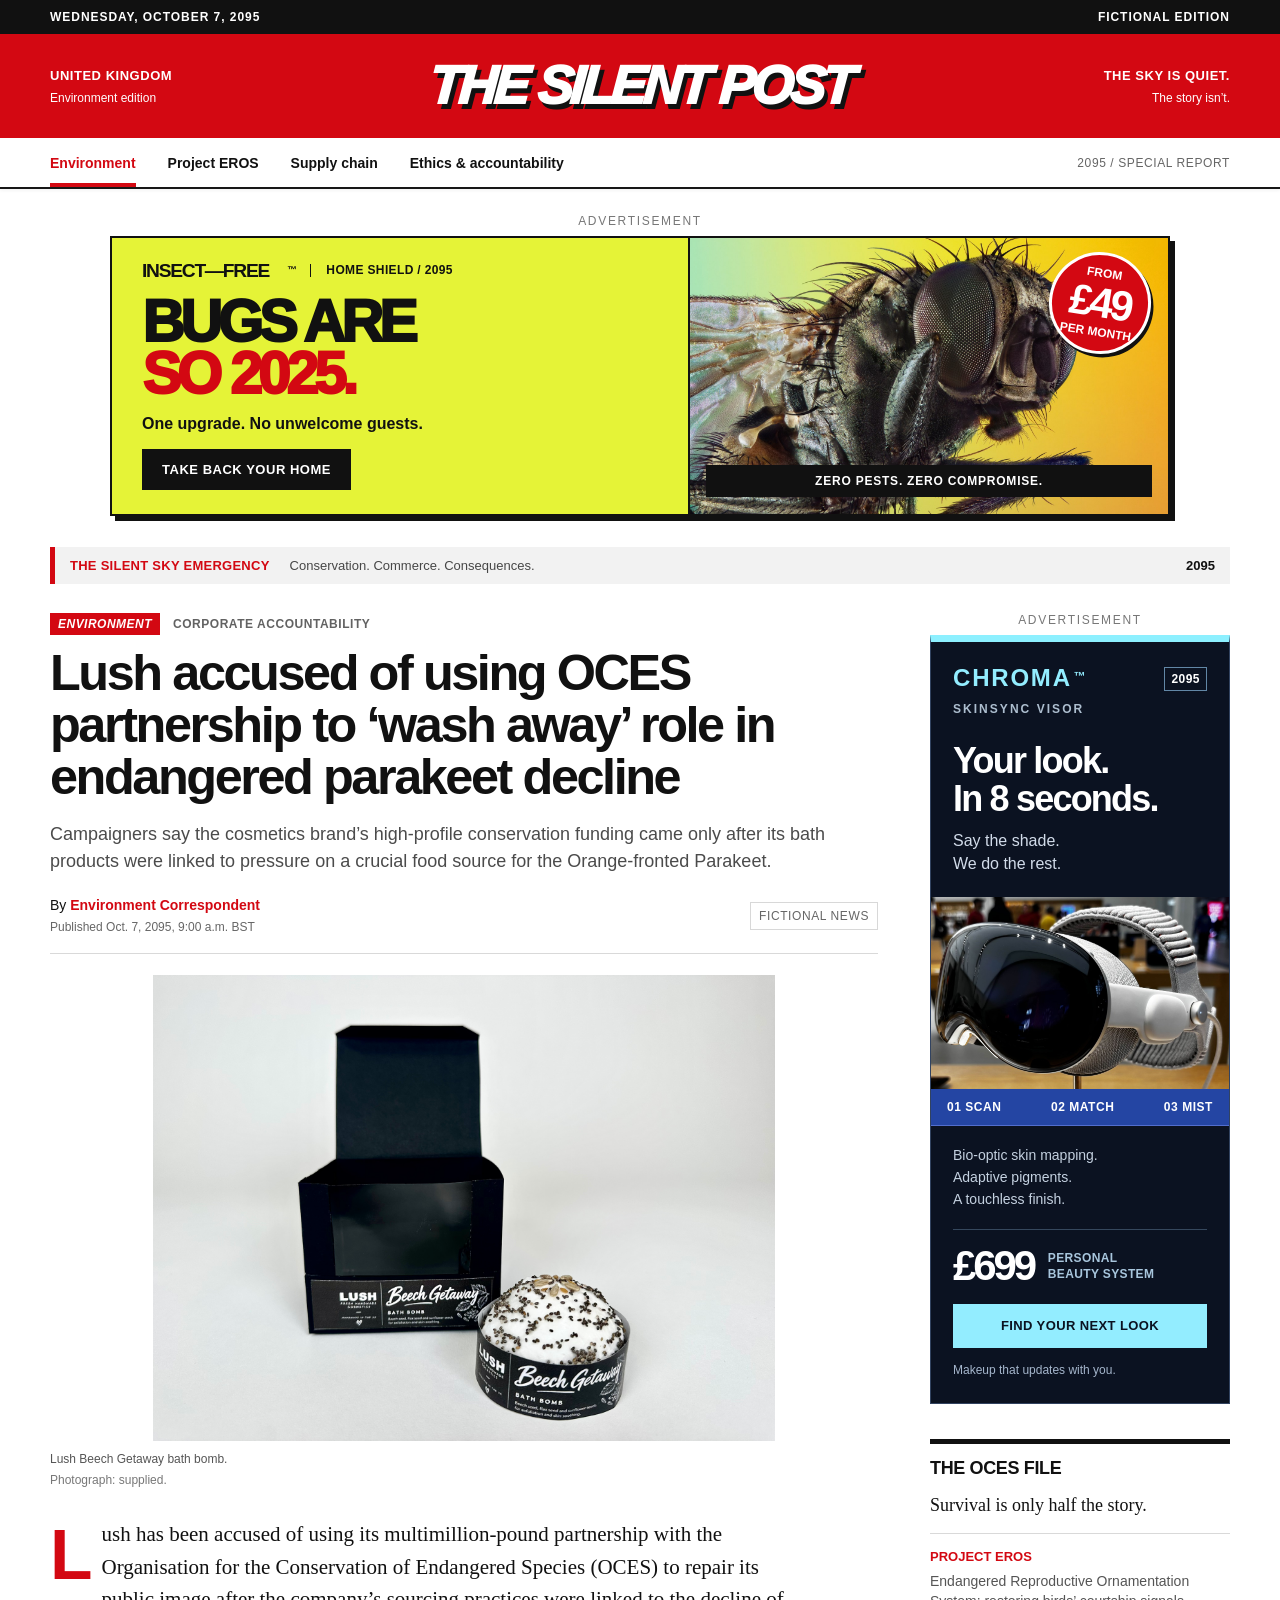
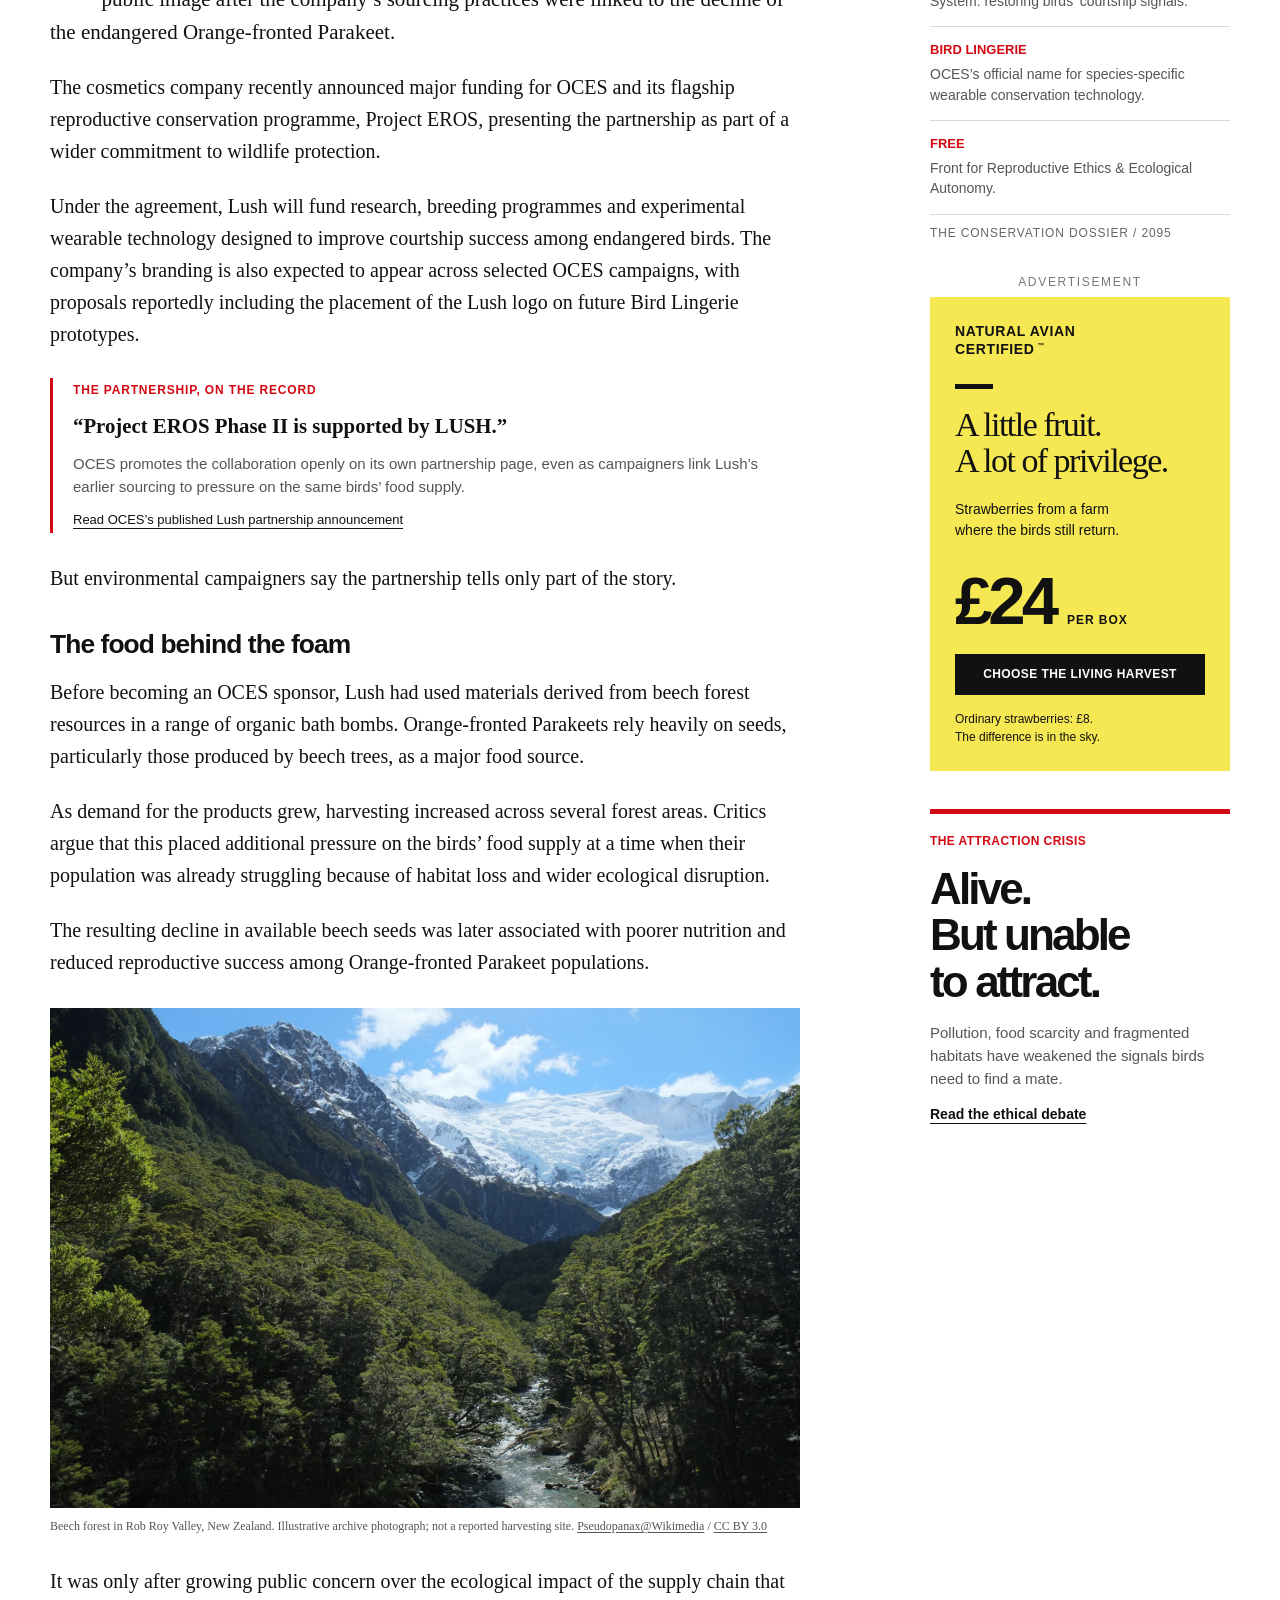
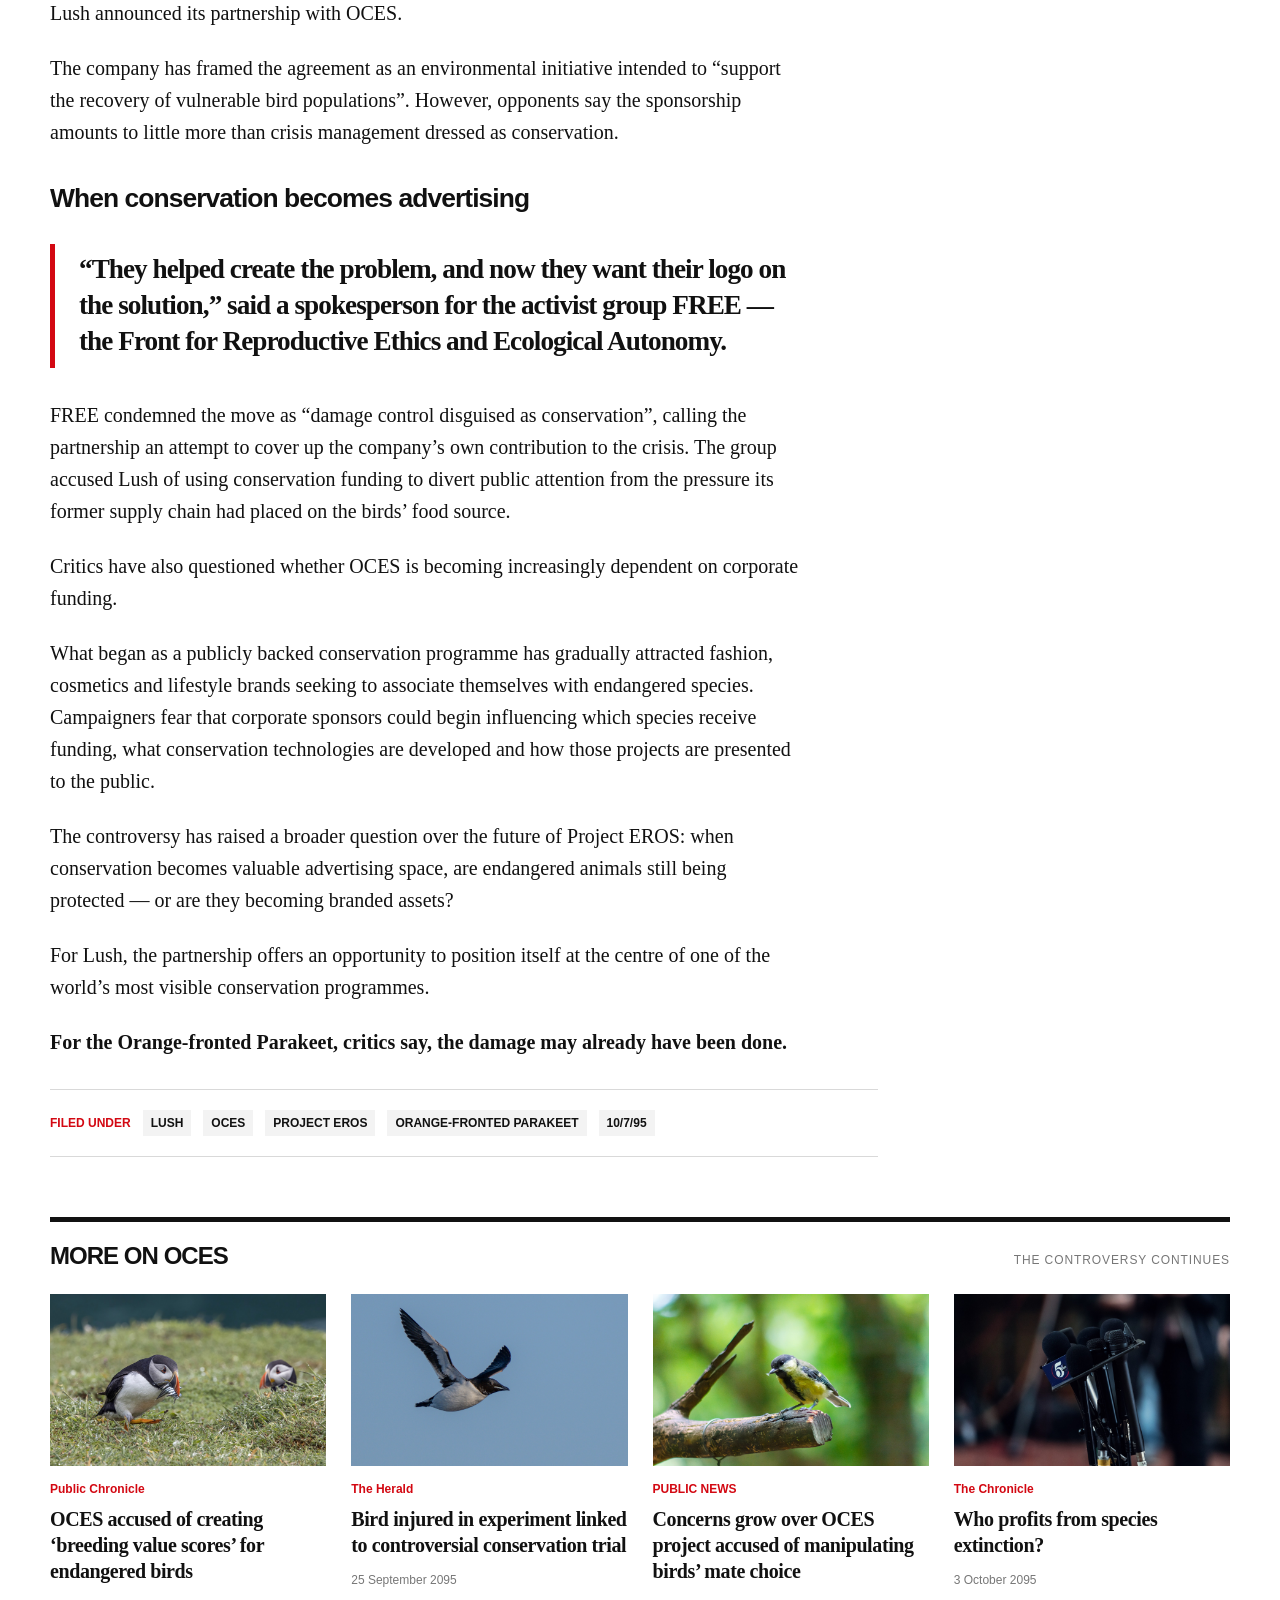
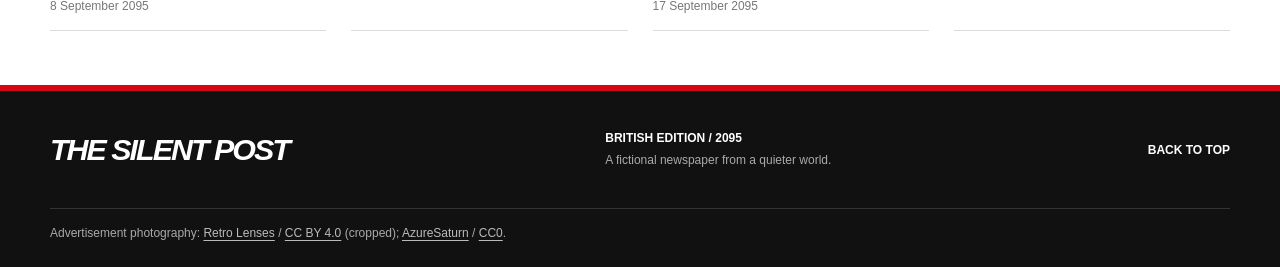
<file: index.html>
<!doctype html>
<html lang="en-GB">
<head>
  <meta charset="utf-8">
  <meta name="viewport" content="width=device-width, initial-scale=1">
  <meta name="description" content="A fictional news report from the OCES world of 2095: Lush, Project EROS and the Orange-fronted Parakeet conservation controversy.">
  <meta name="theme-color" content="#d30812">
  <title>Lush accused over OCES partnership | The Silent Post, 2095</title>
  <link rel="icon" type="image/svg+xml" href="data:image/svg+xml,%3Csvg xmlns='http://www.w3.org/2000/svg' viewBox='0 0 32 32'%3E%3Crect width='32' height='32' fill='%23d30812'/%3E%3Ctext x='16' y='25' text-anchor='middle' fill='white' font-family='Arial' font-weight='900' font-size='26'%3ES%3C/text%3E%3C/svg%3E">
  <link rel="stylesheet" href="styles.css">
</head>
<body id="top">
  <a class="skip-link" href="#article">Skip to article</a>
  <header>
    <div class="edition-strip"><div class="wrap edition-inner"><span>WEDNESDAY, OCTOBER 7, 2095</span><span>FICTIONAL EDITION</span></div></div>
    <div class="masthead"><div class="wrap masthead-inner">
      <div class="masthead-side"><span class="edition-label">UNITED KINGDOM</span><span>Environment edition</span></div>
      <a class="wordmark" href="#top" aria-label="The Silent Post, back to top">THE SILENT POST</a>
      <div class="masthead-side right"><strong>THE SKY IS QUIET.</strong><span>The story isn’t.</span></div>
    </div></div>
    <nav class="section-nav" aria-label="Article sections"><div class="wrap nav-inner">
      <a class="active" href="#article" aria-current="page">Environment</a><a href="#partnership">Project EROS</a><a href="#supply-chain">Supply chain</a><a href="#backlash">Ethics &amp; accountability</a><span class="nav-edition">2095 / SPECIAL REPORT</span>
    </div></nav>
  </header>
  <div class="ad-region top-ad wrap" aria-label="Fictional advertisement">
    <span class="ad-label">ADVERTISEMENT</span>
    <div class="ad-banner ad-classic" data-ad>
      <div class="classic-copy">
        <div class="classic-brand">INSECT—FREE<sup>™</sup><span>HOME SHIELD / 2095</span></div>
        <strong class="classic-headline">BUGS ARE<br><span>SO 2025.</span></strong>
        <p>One upgrade. No unwelcome guests.</p>
        <button type="button" class="ad-cta classic-cta" aria-label="Upgrade your habitat — fictional display advertisement">TAKE BACK YOUR HOME</button>
      </div>
      <div class="classic-visual">
        <img src="assets/housefly-ad.jpg" width="1600" height="1034" alt="A real macro photograph of a housefly, used in a fictional Insect-Free household advertisement.">
        <span class="classic-stamp"><small>FROM</small><strong>£49</strong><small>PER MONTH</small></span>
        <span class="classic-image-label">ZERO PESTS. ZERO COMPROMISE.</span>
      </div>
    </div>
  </div>
  <main class="wrap main-wrap">
    <div class="coverage-strip"><strong>THE SILENT SKY EMERGENCY</strong><span>Conservation. Commerce. Consequences.</span><span class="coverage-year">2095</span></div>
    <div class="news-grid">
      <article id="article" aria-labelledby="headline">
        <header class="article-header">
          <div class="kicker"><span>ENVIRONMENT</span><span class="kicker-secondary">CORPORATE ACCOUNTABILITY</span></div>
          <h1 id="headline">Lush accused of using OCES partnership to ‘wash away’ role in endangered parakeet decline</h1>
          <p class="standfirst">Campaigners say the cosmetics brand’s high-profile conservation funding came only after its bath products were linked to pressure on a crucial food source for the Orange-fronted Parakeet.</p>
          <div class="byline-row"><div><p class="byline">By <strong>Environment Correspondent</strong></p><p class="published">Published <time datetime="2095-10-07T09:00:00+01:00">Oct. 7, 2095, 9:00 a.m. BST</time></p></div><span class="fiction-badge">FICTIONAL NEWS</span></div>
        </header>
        <figure class="lead-photo">
          <img src="assets/lush-bath-bombs.jpg" width="1800" height="1013" style="object-fit:contain" alt="Lush Beech Getaway bath bomb with seeds, beside its black branded packaging.">
          <figcaption>Lush Beech Getaway bath bomb. <span>Photograph: supplied.</span></figcaption>
        </figure>
        <div class="article-body"><section id="partnership" aria-label="The OCES partnership">
<p class="opening">Lush has been accused of using its multimillion-pound partnership with the Organisation for the Conservation of Endangered Species (OCES) to repair its public image after the company’s sourcing practices were linked to the decline of the endangered Orange-fronted Parakeet.</p>
<p>The cosmetics company recently announced major funding for OCES and its flagship reproductive conservation programme, Project EROS, presenting the partnership as part of a wider commitment to wildlife protection.</p>
<p>Under the agreement, Lush will fund research, breeding programmes and experimental wearable technology designed to improve courtship success among endangered birds. The company’s branding is also expected to appear across selected OCES campaigns, with proposals reportedly including the placement of the Lush logo on future Bird Lingerie prototypes.</p>
<aside class="source-reference" aria-label="The published partnership announcement"><strong>THE PARTNERSHIP, ON THE RECORD</strong><q>Project EROS Phase II is supported by LUSH.</q><span>OCES promotes the collaboration openly on its own partnership page, even as campaigners link Lush’s earlier sourcing to pressure on the same birds’ food supply.</span><cite><a href="sources/OCES-partnership.html#lush-oces">Read OCES’s published Lush partnership announcement</a></cite></aside>
<p>But environmental campaigners say the partnership tells only part of the story.</p>
</section><section id="supply-chain" aria-labelledby="supply-heading">
<h2 id="supply-heading">The food behind the foam</h2>
<p>Before becoming an OCES sponsor, Lush had used materials derived from beech forest resources in a range of organic bath bombs. Orange-fronted Parakeets rely heavily on seeds, particularly those produced by beech trees, as a major food source.</p>
<p>As demand for the products grew, harvesting increased across several forest areas. Critics argue that this placed additional pressure on the birds’ food supply at a time when their population was already struggling because of habitat loss and wider ecological disruption.</p>
<p>The resulting decline in available beech seeds was later associated with poorer nutrition and reduced reproductive success among Orange-fronted Parakeet populations.</p>
<figure class="forest-photo">
<img src="assets/beech-forest.jpg" width="1800" height="1200" loading="lazy" alt="Beech forest surrounds a river in New Zealand’s Rob Roy Valley, below snow-covered mountains and a glacier.">
<figcaption>Beech forest in Rob Roy Valley, New Zealand. Illustrative archive photograph; not a reported harvesting site. <a href="https://commons.wikimedia.org/wiki/File:Beech_forest_in_Rob_Roy_Valley_towards_Rob_Roy_Glacier.jpg" target="_blank" rel="noopener noreferrer">Pseudopanax@Wikimedia</a> / <a href="https://creativecommons.org/licenses/by/3.0/" target="_blank" rel="noopener noreferrer">CC BY 3.0</a></figcaption>
</figure>
<p>It was only after growing public concern over the ecological impact of the supply chain that Lush announced its partnership with OCES.</p>
<p>The company has framed the agreement as an environmental initiative intended to “support the recovery of vulnerable bird populations”. However, opponents say the sponsorship amounts to little more than crisis management dressed as conservation.</p>
</section><section id="backlash" aria-labelledby="ethics-heading">
<h2 id="ethics-heading">When conservation becomes advertising</h2>
<blockquote><p>“They helped create the problem, and now they want their logo on the solution,” said a spokesperson for the activist group FREE — the Front for Reproductive Ethics and Ecological Autonomy.</p></blockquote>
<p>FREE condemned the move as “damage control disguised as conservation”, calling the partnership an attempt to cover up the company’s own contribution to the crisis. The group accused Lush of using conservation funding to divert public attention from the pressure its former supply chain had placed on the birds’ food source.</p>
<p>Critics have also questioned whether OCES is becoming increasingly dependent on corporate funding.</p>
<p>What began as a publicly backed conservation programme has gradually attracted fashion, cosmetics and lifestyle brands seeking to associate themselves with endangered species. Campaigners fear that corporate sponsors could begin influencing which species receive funding, what conservation technologies are developed and how those projects are presented to the public.</p>
<p>The controversy has raised a broader question over the future of Project EROS: when conservation becomes valuable advertising space, are endangered animals still being protected — or are they becoming branded assets?</p>
<p>For Lush, the partnership offers an opportunity to position itself at the centre of one of the world’s most visible conservation programmes.</p>
<p class="closing">For the Orange-fronted Parakeet, critics say, the damage may already have been done.</p>
</section></div>
        <div class="filed-under"><strong>FILED UNDER</strong><span>LUSH</span><span>OCES</span><span>PROJECT EROS</span><span>ORANGE-FRONTED PARAKEET</span><span>10/7/95</span></div>
      </article>
      <section class="related-news" id="more-oces" aria-labelledby="more-headline"><div class="related-heading"><h2 id="more-headline">MORE ON OCES</h2><span>THE CONTROVERSY CONTINUES</span></div><div class="related-grid"><a class="related-card" href="oces-breeding-value-scores.html"><img src="assets/puffins.jpg" width="600" height="375" loading="lazy" alt=""><span class="publisher">Public Chronicle</span><h3>OCES accused of creating ‘breeding value scores’ for endangered birds</h3><time>8 September 2095</time></a><a class="related-card" href="oces-conservation-trial-injury.html"><img src="assets/guillemot.jpg" width="600" height="375" loading="lazy" alt=""><span class="publisher">The Herald</span><h3>Bird injured in experiment linked to controversial conservation trial</h3><time>25 September 2095</time></a><a class="related-card" href="oces-mate-choice-manipulation.html"><img src="assets/great-tit.jpg" width="600" height="375" loading="lazy" alt=""><span class="publisher">PUBLIC NEWS</span><h3>Concerns grow over OCES project accused of manipulating birds’ mate choice</h3><time>17 September 2095</time></a><a class="related-card" href="who-profits-from-species-extinction.html"><img src="assets/press-microphones.jpg" width="600" height="375" loading="lazy" alt=""><span class="publisher">The Chronicle</span><h3>Who profits from species extinction?</h3><time>3 October 2095</time></a></div></section>
      <aside class="sidebar" aria-label="Advertisements and world context">
        <div class="ad-region beauty-ad"><span class="ad-label">ADVERTISEMENT</span>
          <div class="beauty-panel" data-ad>
            <div class="beauty-brand">CHROMA<sup>™</sup><span>2095</span></div>
            <span class="beauty-category">SKINSYNC VISOR</span>
            <h2>Your look.<br>In 8 seconds.</h2>
            <p class="beauty-intro">Say the shade.<br>We do the rest.</p>
            <div class="beauty-visual"><img src="assets/beauty-visor-reference.jpg" width="1200" height="751" alt="A real photograph of a sleek glass-and-silver headset, used as the visual reference for the fictional CHROMA beauty visor."></div>
            <div class="beauty-steps"><span>01 SCAN</span><span>02 MATCH</span><span>03 MIST</span></div>
            <p class="beauty-features">Bio-optic skin mapping.<br>Adaptive pigments.<br>A touchless finish.</p>
            <div class="beauty-price"><strong>£699</strong><span>PERSONAL<br>BEAUTY SYSTEM</span></div>
            <button type="button" class="ad-cta beauty-cta" aria-label="Find your next look — fictional display advertisement">FIND YOUR NEXT LOOK</button>
            <small>Makeup that updates with you.</small>
          </div>
        </div>
        <section class="context-card" aria-labelledby="context-heading"><h2 id="context-heading">THE OCES FILE</h2><p class="context-intro">Survival is only half the story.</p><dl><div><dt>PROJECT EROS</dt><dd>Endangered Reproductive Ornamentation System: restoring birds’ courtship signals.</dd></div><div><dt>BIRD LINGERIE</dt><dd>OCES’s official name for species-specific wearable conservation technology.</dd></div><div><dt>FREE</dt><dd>Front for Reproductive Ethics &amp; Ecological Autonomy.</dd></div></dl><span class="context-footnote">THE CONSERVATION DOSSIER / 2095</span></section>
        <div class="ad-region fruit-ad"><span class="ad-label">ADVERTISEMENT</span><div class="fruit-panel" data-ad><span class="fruit-brand">NATURAL AVIAN<br>CERTIFIED<sup>™</sup></span><div class="fruit-rule"></div><h2>A little fruit.<br>A lot of privilege.</h2><p>Strawberries from a farm<br>where the birds still return.</p><div class="fruit-price">£24<span>PER BOX</span></div><button type="button" class="ad-cta dark" aria-label="Choose the living harvest — fictional display advertisement">CHOOSE THE LIVING HARVEST</button><small>Ordinary strawberries: £8.<br>The difference is in the sky.</small></div></div>
        <section class="crisis-card"><span>THE ATTRACTION CRISIS</span><strong>Alive.<br>But unable<br>to attract.</strong><p>Pollution, food scarcity and fragmented habitats have weakened the signals birds need to find a mate.</p><a href="#backlash">Read the ethical debate</a></section>
      </aside>
    </div>
  </main>
  <footer class="site-footer"><div class="wrap footer-inner"><a class="footer-wordmark" href="#top">THE SILENT POST</a><p>BRITISH EDITION / 2095<br><span>A fictional newspaper from a quieter world.</span></p><a class="back-top" href="#top">BACK TO TOP</a></div><div class="wrap footer-credits">Advertisement photography: <a href="https://commons.wikimedia.org/wiki/File:Portrait_of_a_housefly_Musca_domestica.jpg" target="_blank" rel="noopener noreferrer">Retro Lenses</a> / <a href="https://creativecommons.org/licenses/by/4.0/" target="_blank" rel="noopener noreferrer">CC BY 4.0</a> (cropped); <a href="https://commons.wikimedia.org/wiki/File:Apple_Vision_Pro_(M5,_2025)_with_Dual_Knit_Band_on_Display_(cropped).jpg" target="_blank" rel="noopener noreferrer">AzureSaturn</a> / <a href="https://creativecommons.org/publicdomain/zero/1.0/" target="_blank" rel="noopener noreferrer">CC0</a>.</div></footer>
</body>
</html>
</file>
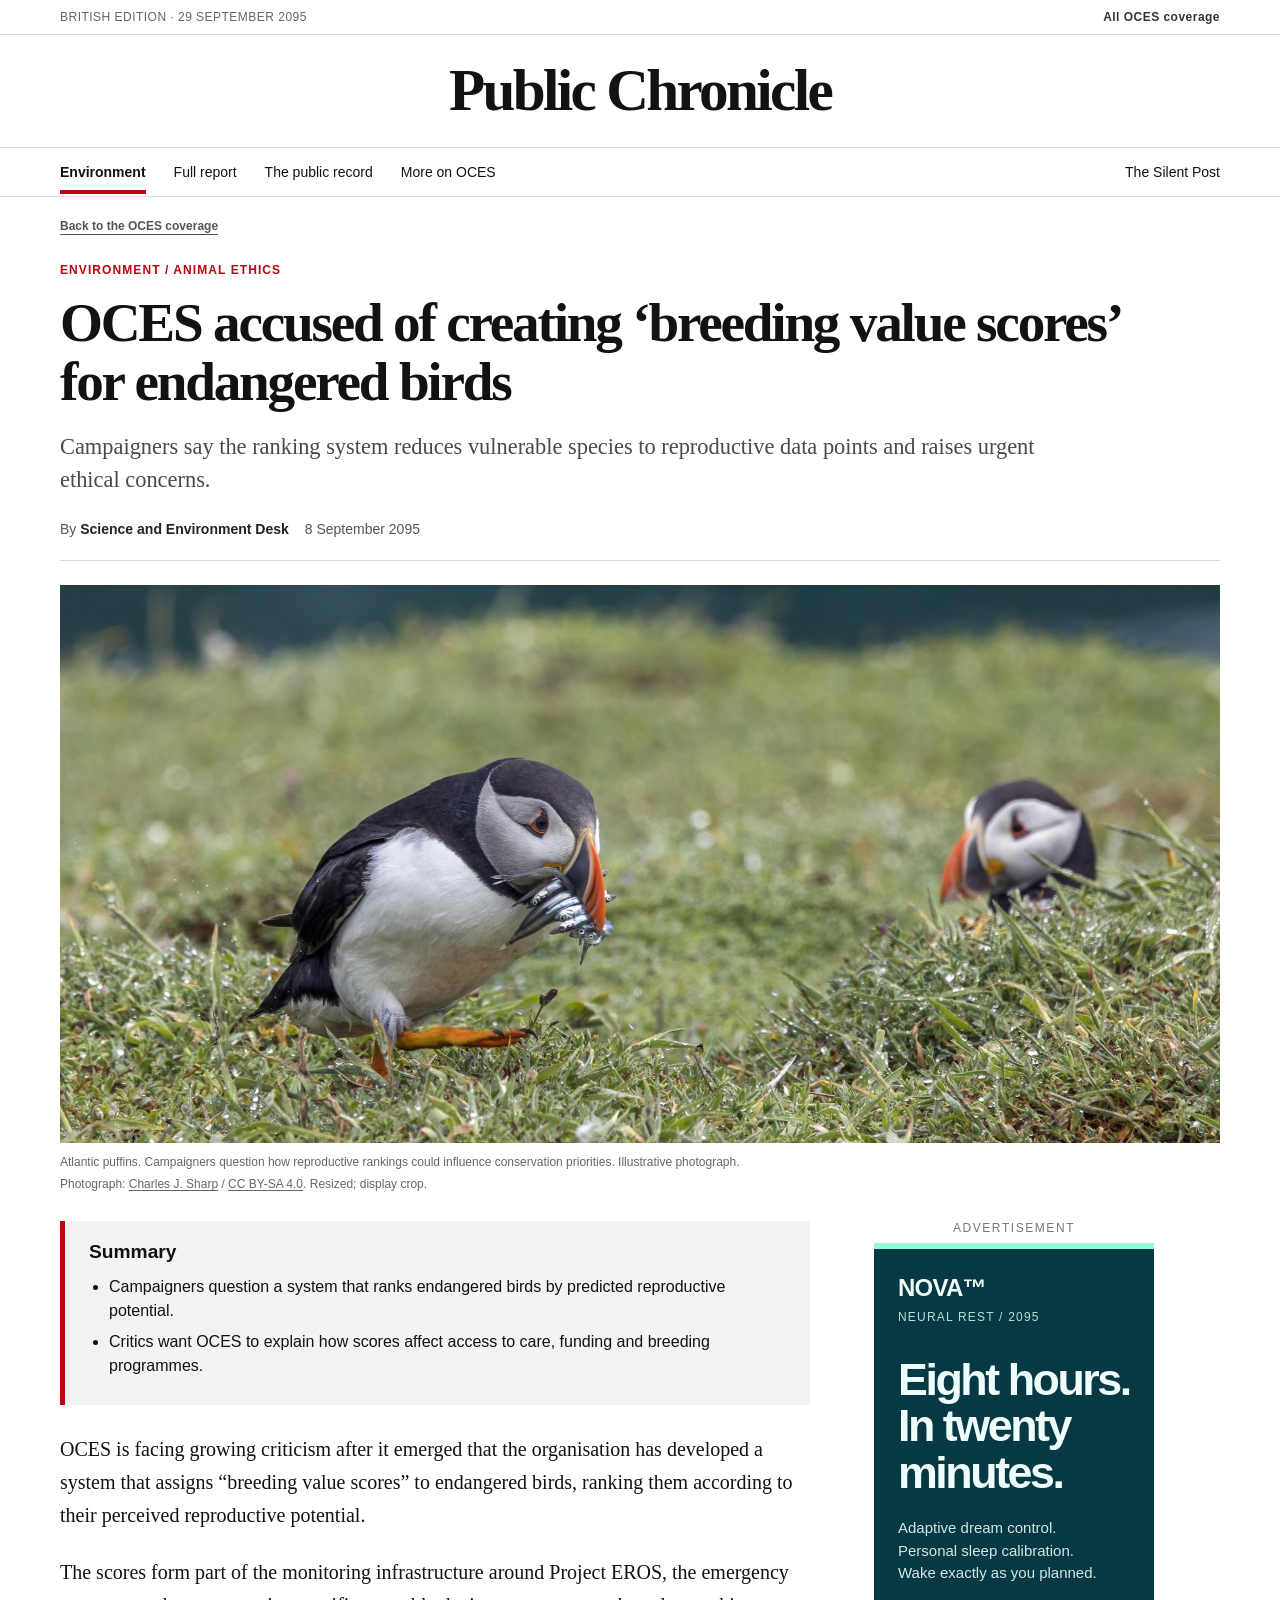
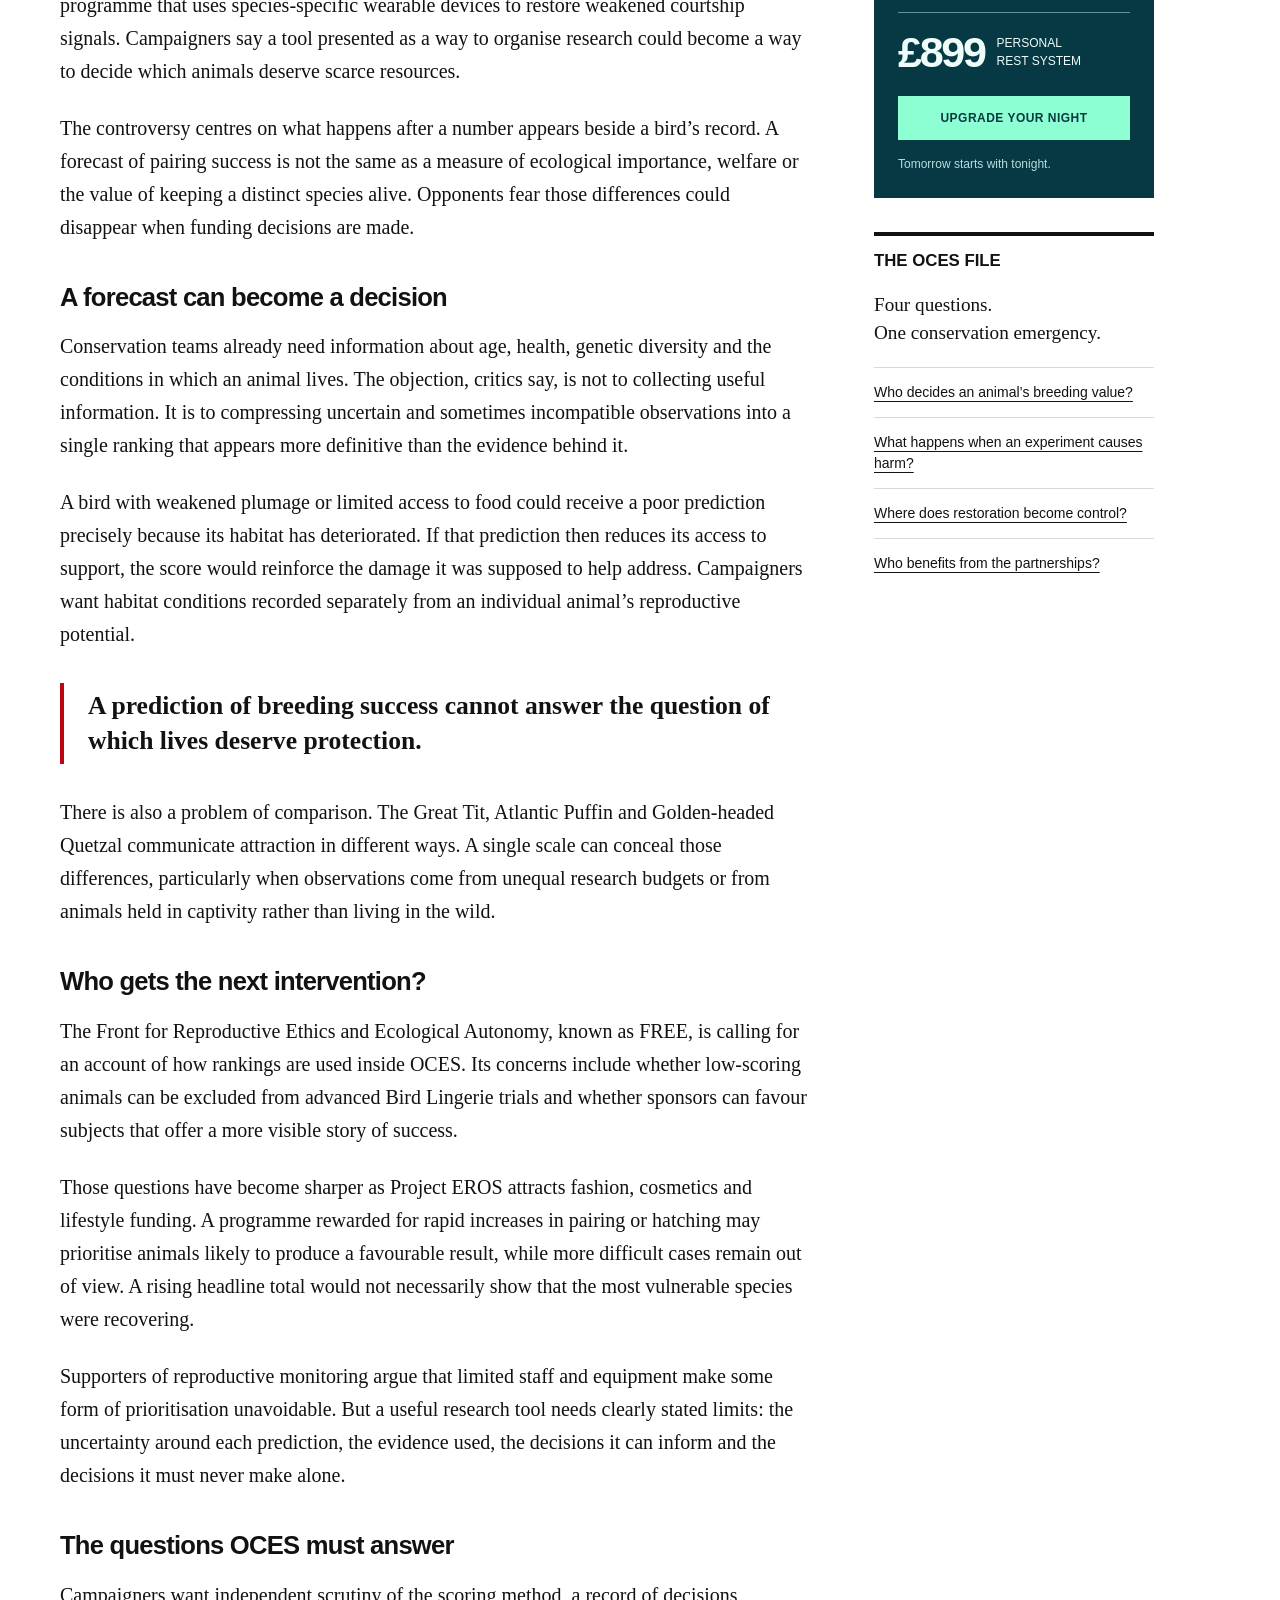
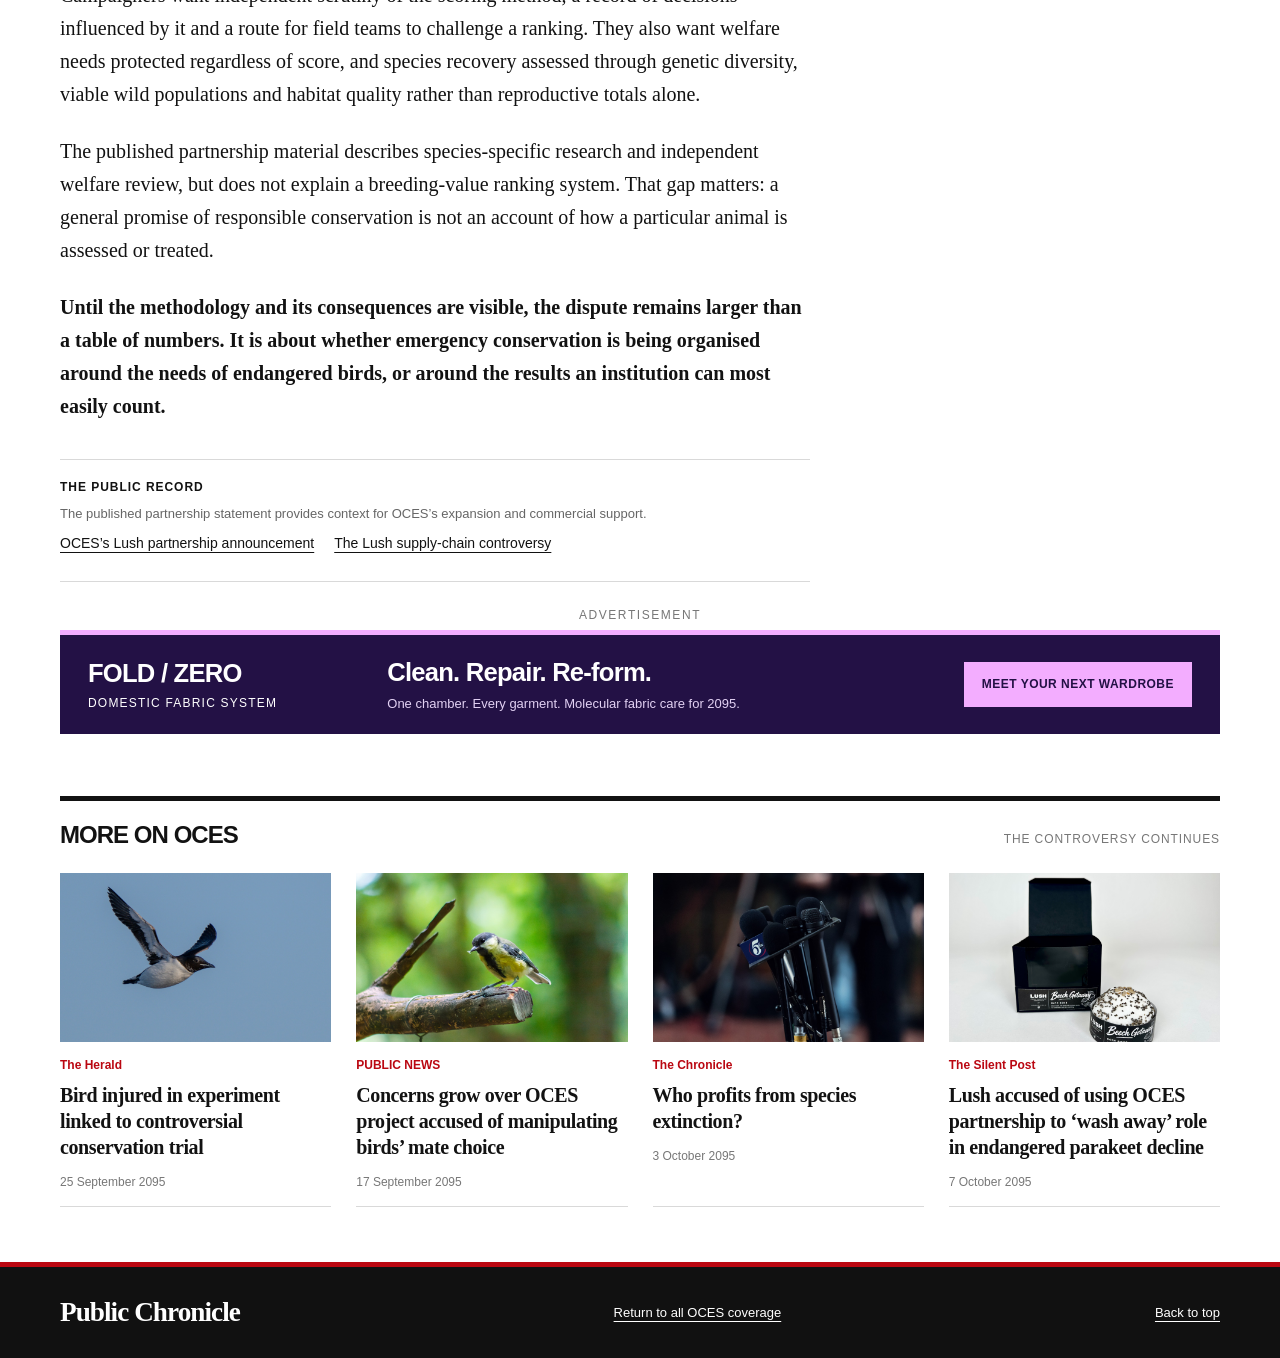
<file: oces-breeding-value-scores.html>
<!doctype html>
<html lang="en-GB"><head><meta charset="utf-8"><meta name="viewport" content="width=device-width, initial-scale=1"><meta name="description" content="Campaigners say the ranking system reduces vulnerable species to reproductive data points and raises urgent ethical concerns."><meta name="theme-color" content="#ba0711"><title>OCES accused of creating ‘breeding value scores’ for endangered birds | Public Chronicle</title><link rel="stylesheet" href="reports.css"></head>
<body class="public-chronicle" id="top"><a class="skip" href="#article">Skip to article</a>
<header><div class="edition-line"><div class="wrap"><span>BRITISH EDITION · 29 SEPTEMBER 2095</span><a href="index.html#more-oces">All OCES coverage</a></div></div><div class="publication"><div class="wrap"><a class="brand" href="#top" aria-label="Public Chronicle, back to top">Public Chronicle</a></div></div><div class="news-band"><div class="wrap">NEWS</div></div><nav class="news-nav" aria-label="Article navigation"><div class="wrap"><a class="active" href="#article">Environment</a><a href="#report">Full report</a><a href="#sources">The public record</a><a href="#more-headline">More on OCES</a><a class="nav-return" href="index.html">The Silent Post</a></div></nav></header>
<main class="wrap"><a class="reading-link" href="index.html#more-oces">Back to the OCES coverage</a><article id="article" aria-labelledby="headline"><div class="section-label">Environment / Animal ethics</div><h1 class="story-title" id="headline">OCES accused of creating ‘breeding value scores’ for endangered birds</h1><p class="standfirst">Campaigners say the ranking system reduces vulnerable species to reproductive data points and raises urgent ethical concerns.</p><p class="metadata">By <strong>Science and Environment Desk</strong><time datetime="2095-09-08">8 September 2095</time></p><figure class="hero"><img src="assets/puffins.jpg" width="1800" height="1200" alt="Atlantic puffin (Fratercula arctica) carrying sand eels on Skomer Island, Wales"><figcaption>Atlantic puffins. Campaigners question how reproductive rankings could influence conservation priorities. Illustrative photograph.<span class="credit">Photograph: <a href="https://commons.wikimedia.org/wiki/File:Puffin_(Fratercula_arctica)_running_for_burrow.jpg" target="_blank" rel="noopener noreferrer">Charles J. Sharp</a> / <a href="https://creativecommons.org/licenses/by-sa/4.0/" target="_blank" rel="noopener noreferrer">CC BY-SA 4.0</a>. Resized; display crop.</span></figcaption></figure><div class="story-grid"><div><section class="summary" aria-label="Article summary"><h2>Summary</h2><ul><li>Campaigners question a system that ranks endangered birds by predicted reproductive potential.</li><li>Critics want OCES to explain how scores affect access to care, funding and breeding programmes.</li></ul></section><div class="story-body" id="report"><p>OCES is facing growing criticism after it emerged that the organisation has developed a system that assigns “breeding value scores” to endangered birds, ranking them according to their perceived reproductive potential.</p><p>The scores form part of the monitoring infrastructure around Project EROS, the emergency programme that uses species-specific wearable devices to restore weakened courtship signals. Campaigners say a tool presented as a way to organise research could become a way to decide which animals deserve scarce resources.</p><p>The controversy centres on what happens after a number appears beside a bird’s record. A forecast of pairing success is not the same as a measure of ecological importance, welfare or the value of keeping a distinct species alive. Opponents fear those differences could disappear when funding decisions are made.</p><h2>A forecast can become a decision</h2><p>Conservation teams already need information about age, health, genetic diversity and the conditions in which an animal lives. The objection, critics say, is not to collecting useful information. It is to compressing uncertain and sometimes incompatible observations into a single ranking that appears more definitive than the evidence behind it.</p><p>A bird with weakened plumage or limited access to food could receive a poor prediction precisely because its habitat has deteriorated. If that prediction then reduces its access to support, the score would reinforce the damage it was supposed to help address. Campaigners want habitat conditions recorded separately from an individual animal’s reproductive potential.</p><blockquote>A prediction of breeding success cannot answer the question of which lives deserve protection.</blockquote><p>There is also a problem of comparison. The Great Tit, Atlantic Puffin and Golden-headed Quetzal communicate attraction in different ways. A single scale can conceal those differences, particularly when observations come from unequal research budgets or from animals held in captivity rather than living in the wild.</p><h2>Who gets the next intervention?</h2><p>The Front for Reproductive Ethics and Ecological Autonomy, known as FREE, is calling for an account of how rankings are used inside OCES. Its concerns include whether low-scoring animals can be excluded from advanced Bird Lingerie trials and whether sponsors can favour subjects that offer a more visible story of success.</p><p>Those questions have become sharper as Project EROS attracts fashion, cosmetics and lifestyle funding. A programme rewarded for rapid increases in pairing or hatching may prioritise animals likely to produce a favourable result, while more difficult cases remain out of view. A rising headline total would not necessarily show that the most vulnerable species were recovering.</p><p>Supporters of reproductive monitoring argue that limited staff and equipment make some form of prioritisation unavoidable. But a useful research tool needs clearly stated limits: the uncertainty around each prediction, the evidence used, the decisions it can inform and the decisions it must never make alone.</p><h2>The questions OCES must answer</h2><p>Campaigners want independent scrutiny of the scoring method, a record of decisions influenced by it and a route for field teams to challenge a ranking. They also want welfare needs protected regardless of score, and species recovery assessed through genetic diversity, viable wild populations and habitat quality rather than reproductive totals alone.</p><p>The published partnership material describes species-specific research and independent welfare review, but does not explain a breeding-value ranking system. That gap matters: a general promise of responsible conservation is not an account of how a particular animal is assessed or treated.</p><p class="last-paragraph">Until the methodology and its consequences are visible, the dispute remains larger than a table of numbers. It is about whether emergency conservation is being organised around the needs of endangered birds, or around the results an institution can most easily count.</p></div><div class="source-material" id="sources"><strong>THE PUBLIC RECORD</strong><span class="source-description">The published partnership statement provides context for OCES’s expansion and commercial support.</span><a href="sources/OCES-partnership.html#lush-oces">OCES’s Lush partnership announcement</a><a href="index.html#article">The Lush supply-chain controversy</a></div></div><aside class="report-sidebar" aria-label="Advertisement and further reading"><div class="sidebar-ad"><span class="ad-label">ADVERTISEMENT</span><div class="sidebar-panel" data-ad><span class="ad-brand">NOVA™</span><span class="ad-category">NEURAL REST / 2095</span><h2>Eight hours.<br>In twenty<br>minutes.</h2><p>Adaptive dream control.<br>Personal sleep calibration.<br>Wake exactly as you planned.</p><div class="ad-price"><strong>£899</strong><span>PERSONAL<br>REST SYSTEM</span></div><button class="ad-button" type="button">UPGRADE YOUR NIGHT</button><small>Tomorrow starts with tonight.</small></div></div><section class="dossier"><h2>THE OCES FILE</h2><p>Four questions.<br>One conservation emergency.</p><a href="oces-breeding-value-scores.html">Who decides an animal’s breeding value?</a><a href="oces-conservation-trial-injury.html">What happens when an experiment causes harm?</a><a href="oces-mate-choice-manipulation.html">Where does restoration become control?</a><a href="who-profits-from-species-extinction.html">Who benefits from the partnerships?</a></section></aside></div></article><div class="banner-ad"><span class="ad-label">ADVERTISEMENT</span><div class="banner-content" data-ad><div class="ad-brand">FOLD / ZERO<small>DOMESTIC FABRIC SYSTEM</small></div><div><strong>Clean. Repair. Re-form.</strong><p>One chamber. Every garment. Molecular fabric care for 2095.</p></div><button class="ad-button" type="button">MEET YOUR NEXT WARDROBE</button></div></div><section class="related-news"  aria-labelledby="more-headline"><div class="related-heading"><h2 id="more-headline">MORE ON OCES</h2><span>THE CONTROVERSY CONTINUES</span></div><div class="related-grid"><a class="related-card" href="oces-conservation-trial-injury.html"><img src="assets/guillemot.jpg" width="600" height="375" loading="lazy" alt=""><span class="publisher">The Herald</span><h3>Bird injured in experiment linked to controversial conservation trial</h3><time>25 September 2095</time></a><a class="related-card" href="oces-mate-choice-manipulation.html"><img src="assets/great-tit.jpg" width="600" height="375" loading="lazy" alt=""><span class="publisher">PUBLIC NEWS</span><h3>Concerns grow over OCES project accused of manipulating birds’ mate choice</h3><time>17 September 2095</time></a><a class="related-card" href="who-profits-from-species-extinction.html"><img src="assets/press-microphones.jpg" width="600" height="375" loading="lazy" alt=""><span class="publisher">The Chronicle</span><h3>Who profits from species extinction?</h3><time>3 October 2095</time></a><a class="related-card" href="index.html"><img src="assets/lush-bath-bombs.jpg" width="600" height="375" loading="lazy" alt=""><span class="publisher">The Silent Post</span><h3>Lush accused of using OCES partnership to ‘wash away’ role in endangered parakeet decline</h3><time>7 October 2095</time></a></div></section></main>
<footer class="report-footer"><div class="wrap"><strong>Public Chronicle</strong><a href="index.html#more-oces">Return to all OCES coverage</a><a href="#top">Back to top</a></div></footer></body></html>
</file>
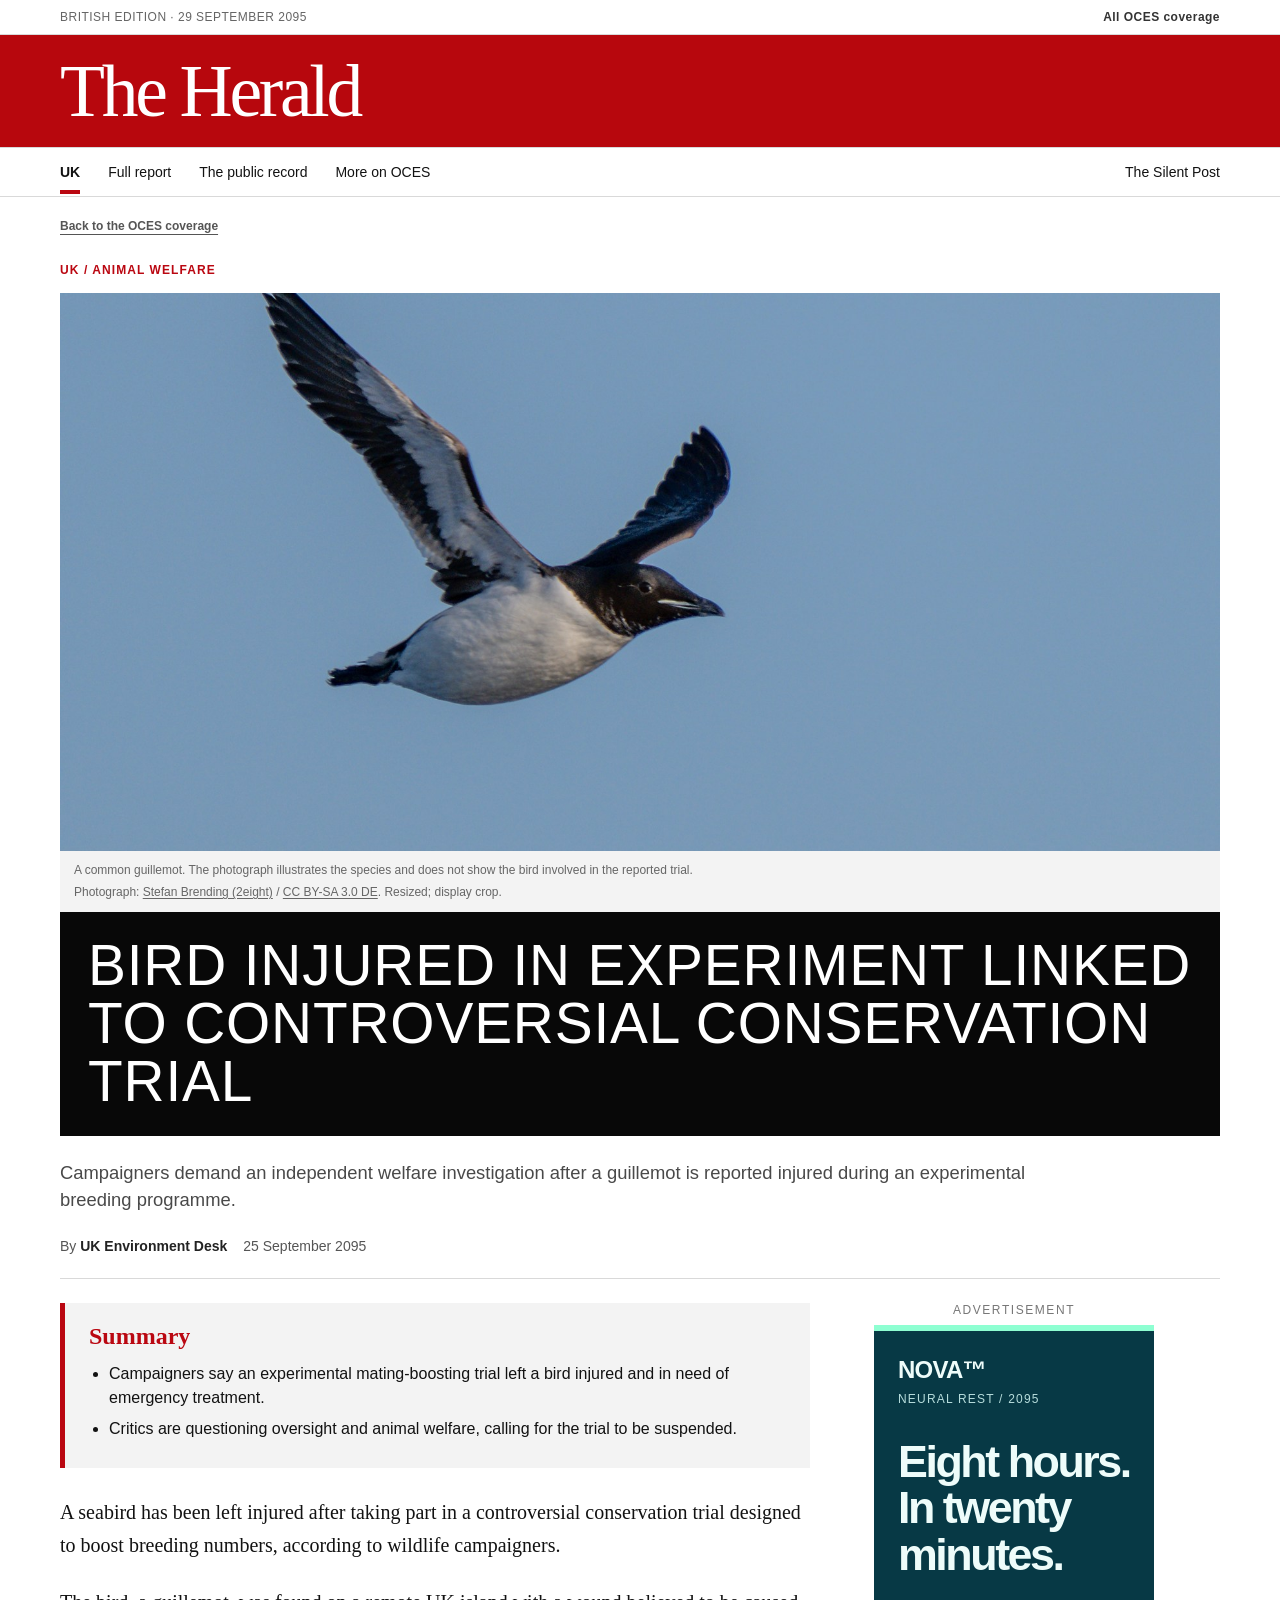
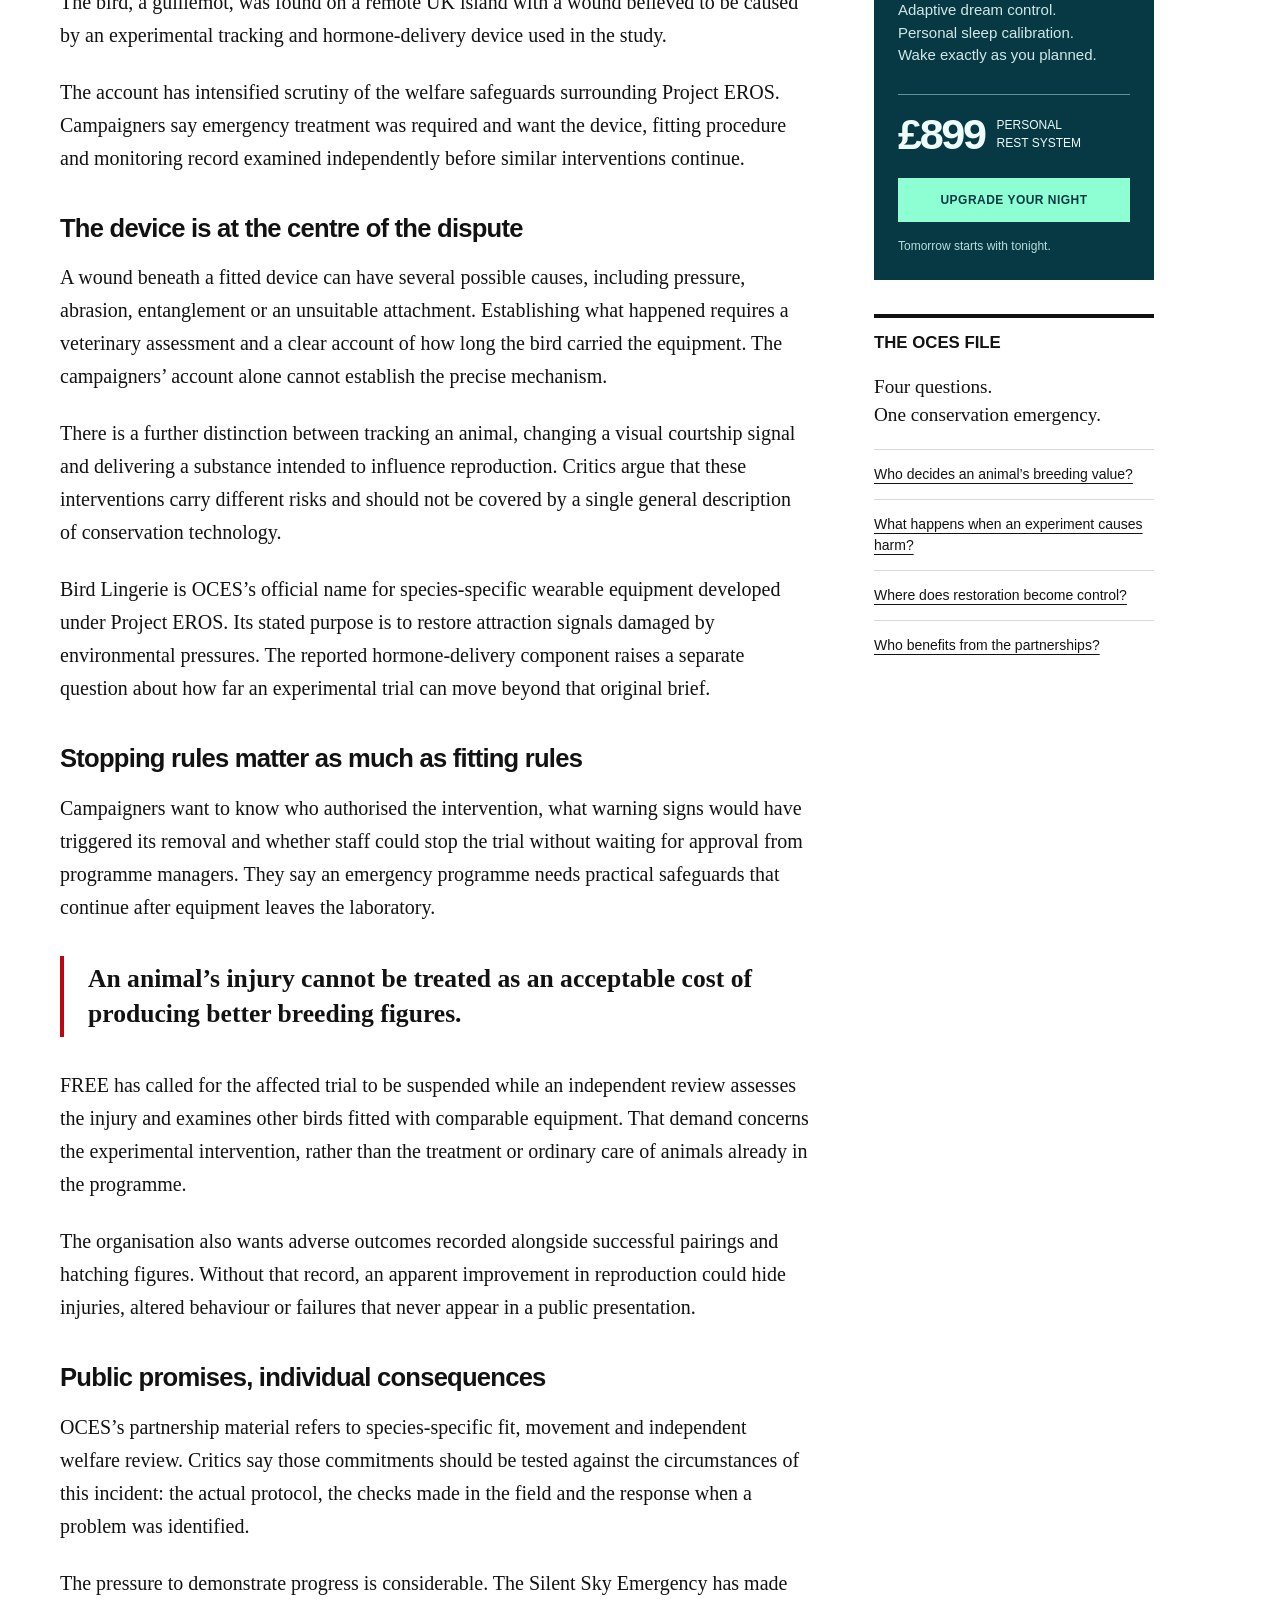
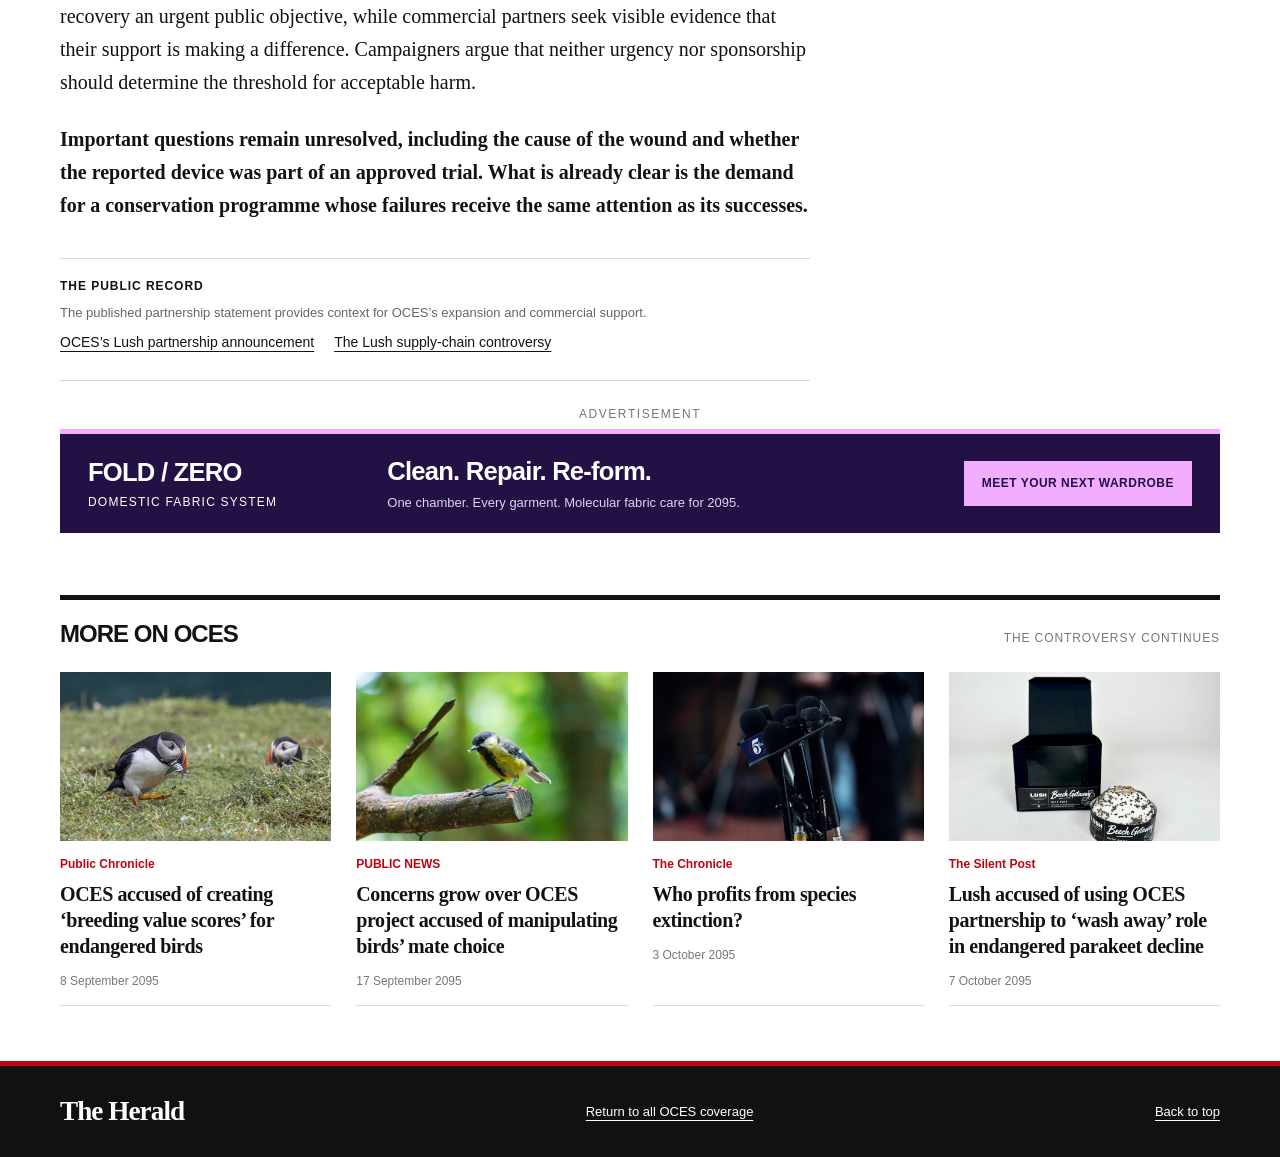
<file: oces-conservation-trial-injury.html>
<!doctype html>
<html lang="en-GB"><head><meta charset="utf-8"><meta name="viewport" content="width=device-width, initial-scale=1"><meta name="description" content="Campaigners demand an independent welfare investigation after a guillemot is reported injured during an experimental breeding programme."><meta name="theme-color" content="#ba0711"><title>Bird injured in experiment linked to controversial conservation trial | The Herald</title><link rel="stylesheet" href="reports.css"></head>
<body class="herald" id="top"><a class="skip" href="#article">Skip to article</a>
<header><div class="edition-line"><div class="wrap"><span>BRITISH EDITION · 29 SEPTEMBER 2095</span><a href="index.html#more-oces">All OCES coverage</a></div></div><div class="publication"><div class="wrap"><a class="brand" href="#top" aria-label="The Herald, back to top">The Herald</a></div></div><div class="news-band"><div class="wrap">NEWS</div></div><nav class="news-nav" aria-label="Article navigation"><div class="wrap"><a class="active" href="#article">UK</a><a href="#report">Full report</a><a href="#sources">The public record</a><a href="#more-headline">More on OCES</a><a class="nav-return" href="index.html">The Silent Post</a></div></nav></header>
<main class="wrap"><a class="reading-link" href="index.html#more-oces">Back to the OCES coverage</a><article id="article" aria-labelledby="headline"><div class="section-label">UK / Animal welfare</div><figure class="hero"><img src="assets/guillemot.jpg" width="1800" height="1200" alt="Common guillemot / common murre (Uria aalge) in flight in Norway"><figcaption>A common guillemot. The photograph illustrates the species and does not show the bird involved in the reported trial.<span class="credit">Photograph: <a href="https://commons.wikimedia.org/wiki/File:2025_Uria_aalge_-_Trottellumme_-_by_2eight_-_9SC0821.jpg" target="_blank" rel="noopener noreferrer">Stefan Brending (2eight)</a> / <a href="https://creativecommons.org/licenses/by-sa/3.0/de/deed.en" target="_blank" rel="noopener noreferrer">CC BY-SA 3.0 DE</a>. Resized; display crop.</span></figcaption></figure><div class="headline-panel"><h1 class="story-title" id="headline">Bird injured in experiment linked to controversial conservation trial</h1></div><p class="standfirst">Campaigners demand an independent welfare investigation after a guillemot is reported injured during an experimental breeding programme.</p><p class="metadata">By <strong>UK Environment Desk</strong><time datetime="2095-09-25">25 September 2095</time></p><div class="story-grid"><div><section class="summary" aria-label="Article summary"><h2>Summary</h2><ul><li>Campaigners say an experimental mating-boosting trial left a bird injured and in need of emergency treatment.</li><li>Critics are questioning oversight and animal welfare, calling for the trial to be suspended.</li></ul></section><div class="story-body" id="report"><p>A seabird has been left injured after taking part in a controversial conservation trial designed to boost breeding numbers, according to wildlife campaigners.</p><p>The bird, a guillemot, was found on a remote UK island with a wound believed to be caused by an experimental tracking and hormone-delivery device used in the study.</p><p>The account has intensified scrutiny of the welfare safeguards surrounding Project EROS. Campaigners say emergency treatment was required and want the device, fitting procedure and monitoring record examined independently before similar interventions continue.</p><h2>The device is at the centre of the dispute</h2><p>A wound beneath a fitted device can have several possible causes, including pressure, abrasion, entanglement or an unsuitable attachment. Establishing what happened requires a veterinary assessment and a clear account of how long the bird carried the equipment. The campaigners’ account alone cannot establish the precise mechanism.</p><p>There is a further distinction between tracking an animal, changing a visual courtship signal and delivering a substance intended to influence reproduction. Critics argue that these interventions carry different risks and should not be covered by a single general description of conservation technology.</p><p>Bird Lingerie is OCES’s official name for species-specific wearable equipment developed under Project EROS. Its stated purpose is to restore attraction signals damaged by environmental pressures. The reported hormone-delivery component raises a separate question about how far an experimental trial can move beyond that original brief.</p><h2>Stopping rules matter as much as fitting rules</h2><p>Campaigners want to know who authorised the intervention, what warning signs would have triggered its removal and whether staff could stop the trial without waiting for approval from programme managers. They say an emergency programme needs practical safeguards that continue after equipment leaves the laboratory.</p><blockquote>An animal’s injury cannot be treated as an acceptable cost of producing better breeding figures.</blockquote><p>FREE has called for the affected trial to be suspended while an independent review assesses the injury and examines other birds fitted with comparable equipment. That demand concerns the experimental intervention, rather than the treatment or ordinary care of animals already in the programme.</p><p>The organisation also wants adverse outcomes recorded alongside successful pairings and hatching figures. Without that record, an apparent improvement in reproduction could hide injuries, altered behaviour or failures that never appear in a public presentation.</p><h2>Public promises, individual consequences</h2><p>OCES’s partnership material refers to species-specific fit, movement and independent welfare review. Critics say those commitments should be tested against the circumstances of this incident: the actual protocol, the checks made in the field and the response when a problem was identified.</p><p>The pressure to demonstrate progress is considerable. The Silent Sky Emergency has made recovery an urgent public objective, while commercial partners seek visible evidence that their support is making a difference. Campaigners argue that neither urgency nor sponsorship should determine the threshold for acceptable harm.</p><p class="last-paragraph">Important questions remain unresolved, including the cause of the wound and whether the reported device was part of an approved trial. What is already clear is the demand for a conservation programme whose failures receive the same attention as its successes.</p></div><div class="source-material" id="sources"><strong>THE PUBLIC RECORD</strong><span class="source-description">The published partnership statement provides context for OCES’s expansion and commercial support.</span><a href="sources/OCES-partnership.html#lush-oces">OCES’s Lush partnership announcement</a><a href="index.html#article">The Lush supply-chain controversy</a></div></div><aside class="report-sidebar" aria-label="Advertisement and further reading"><div class="sidebar-ad"><span class="ad-label">ADVERTISEMENT</span><div class="sidebar-panel" data-ad><span class="ad-brand">NOVA™</span><span class="ad-category">NEURAL REST / 2095</span><h2>Eight hours.<br>In twenty<br>minutes.</h2><p>Adaptive dream control.<br>Personal sleep calibration.<br>Wake exactly as you planned.</p><div class="ad-price"><strong>£899</strong><span>PERSONAL<br>REST SYSTEM</span></div><button class="ad-button" type="button">UPGRADE YOUR NIGHT</button><small>Tomorrow starts with tonight.</small></div></div><section class="dossier"><h2>THE OCES FILE</h2><p>Four questions.<br>One conservation emergency.</p><a href="oces-breeding-value-scores.html">Who decides an animal’s breeding value?</a><a href="oces-conservation-trial-injury.html">What happens when an experiment causes harm?</a><a href="oces-mate-choice-manipulation.html">Where does restoration become control?</a><a href="who-profits-from-species-extinction.html">Who benefits from the partnerships?</a></section></aside></div></article><div class="banner-ad"><span class="ad-label">ADVERTISEMENT</span><div class="banner-content" data-ad><div class="ad-brand">FOLD / ZERO<small>DOMESTIC FABRIC SYSTEM</small></div><div><strong>Clean. Repair. Re-form.</strong><p>One chamber. Every garment. Molecular fabric care for 2095.</p></div><button class="ad-button" type="button">MEET YOUR NEXT WARDROBE</button></div></div><section class="related-news"  aria-labelledby="more-headline"><div class="related-heading"><h2 id="more-headline">MORE ON OCES</h2><span>THE CONTROVERSY CONTINUES</span></div><div class="related-grid"><a class="related-card" href="oces-breeding-value-scores.html"><img src="assets/puffins.jpg" width="600" height="375" loading="lazy" alt=""><span class="publisher">Public Chronicle</span><h3>OCES accused of creating ‘breeding value scores’ for endangered birds</h3><time>8 September 2095</time></a><a class="related-card" href="oces-mate-choice-manipulation.html"><img src="assets/great-tit.jpg" width="600" height="375" loading="lazy" alt=""><span class="publisher">PUBLIC NEWS</span><h3>Concerns grow over OCES project accused of manipulating birds’ mate choice</h3><time>17 September 2095</time></a><a class="related-card" href="who-profits-from-species-extinction.html"><img src="assets/press-microphones.jpg" width="600" height="375" loading="lazy" alt=""><span class="publisher">The Chronicle</span><h3>Who profits from species extinction?</h3><time>3 October 2095</time></a><a class="related-card" href="index.html"><img src="assets/lush-bath-bombs.jpg" width="600" height="375" loading="lazy" alt=""><span class="publisher">The Silent Post</span><h3>Lush accused of using OCES partnership to ‘wash away’ role in endangered parakeet decline</h3><time>7 October 2095</time></a></div></section></main>
<footer class="report-footer"><div class="wrap"><strong>The Herald</strong><a href="index.html#more-oces">Return to all OCES coverage</a><a href="#top">Back to top</a></div></footer></body></html>
</file>
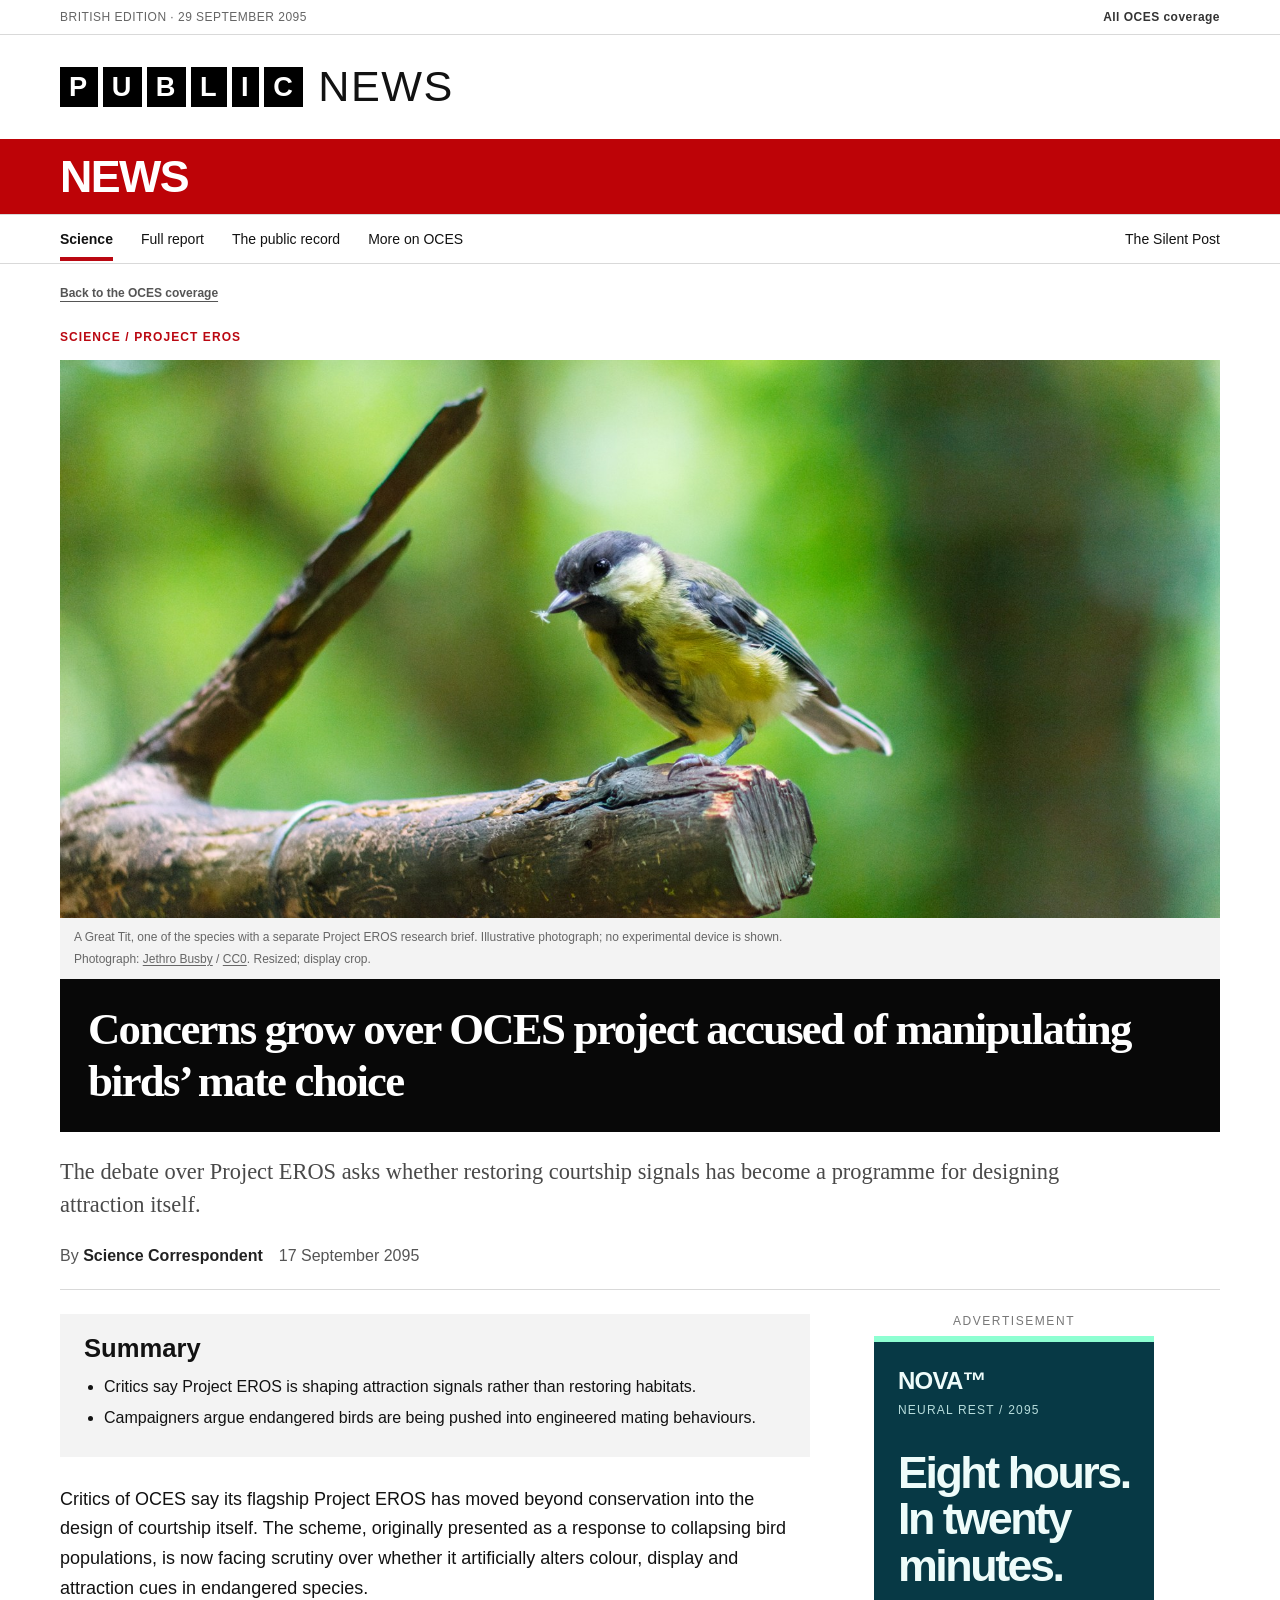
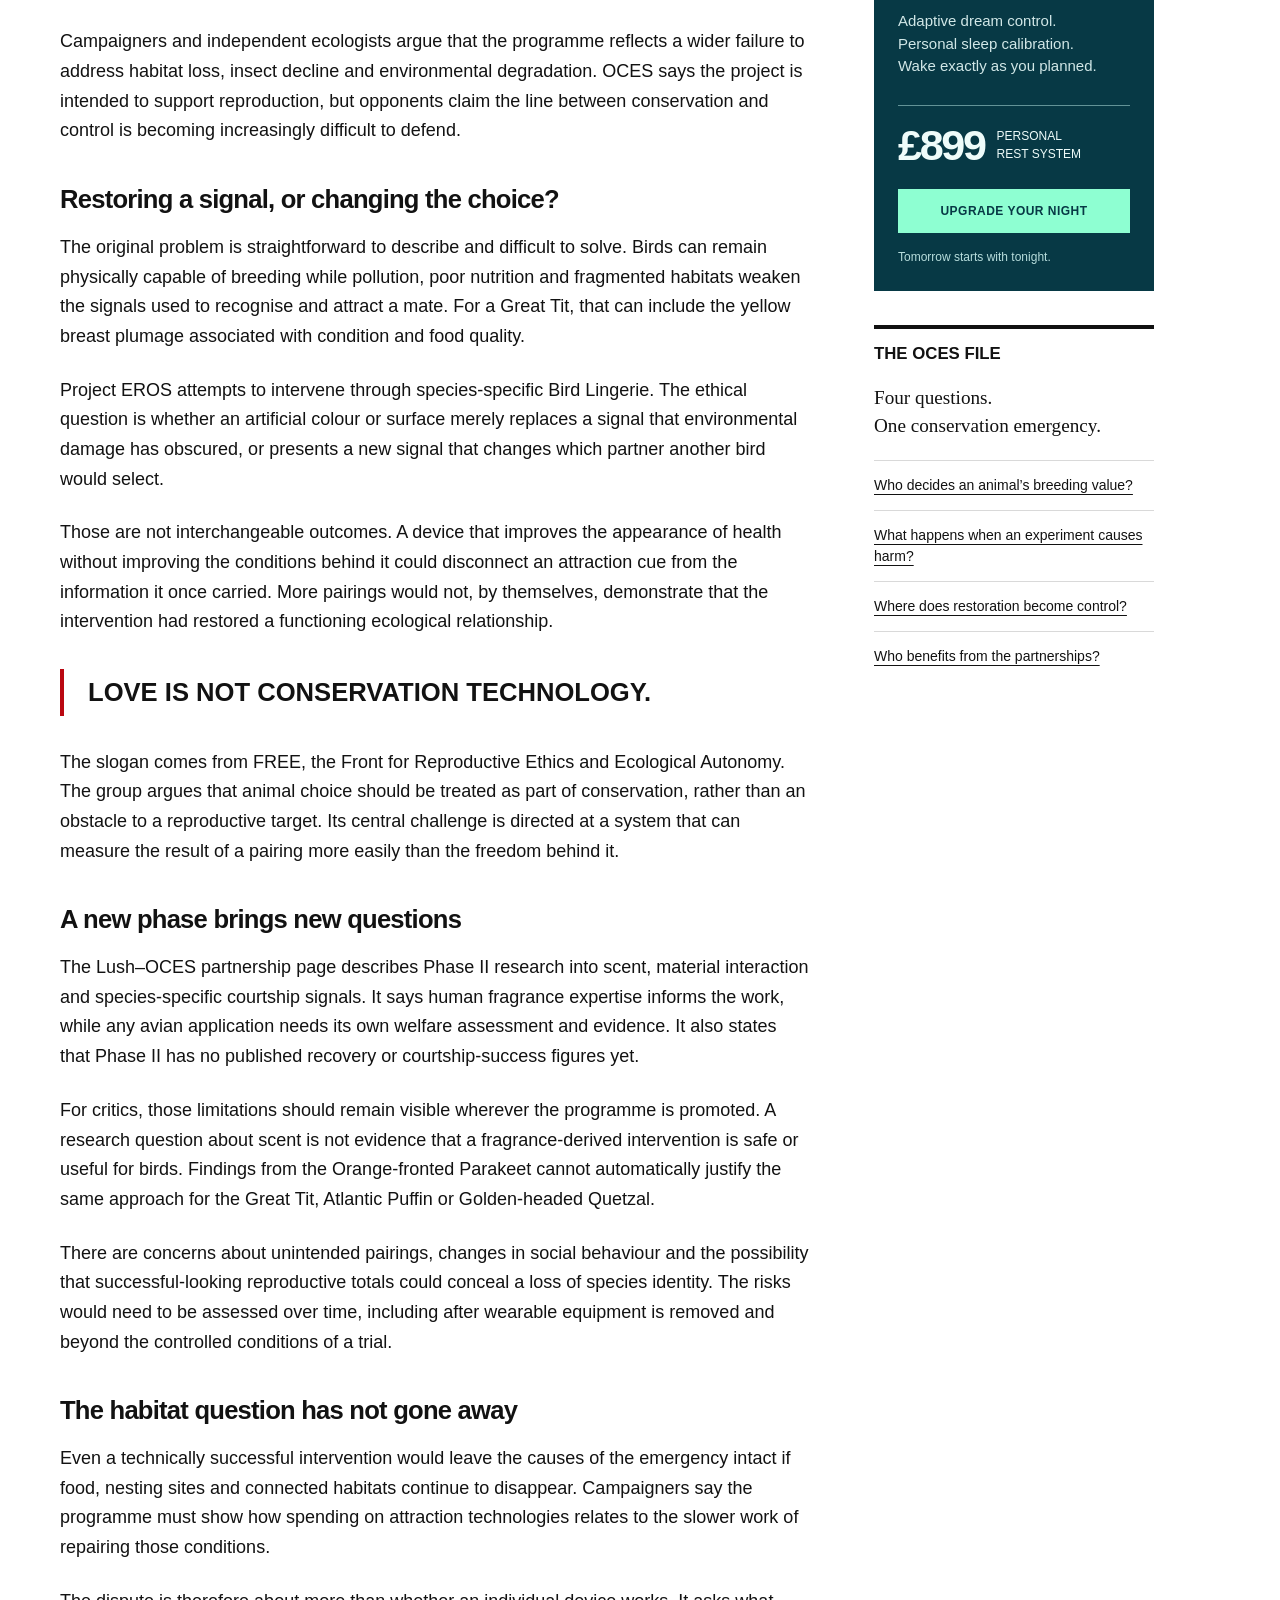
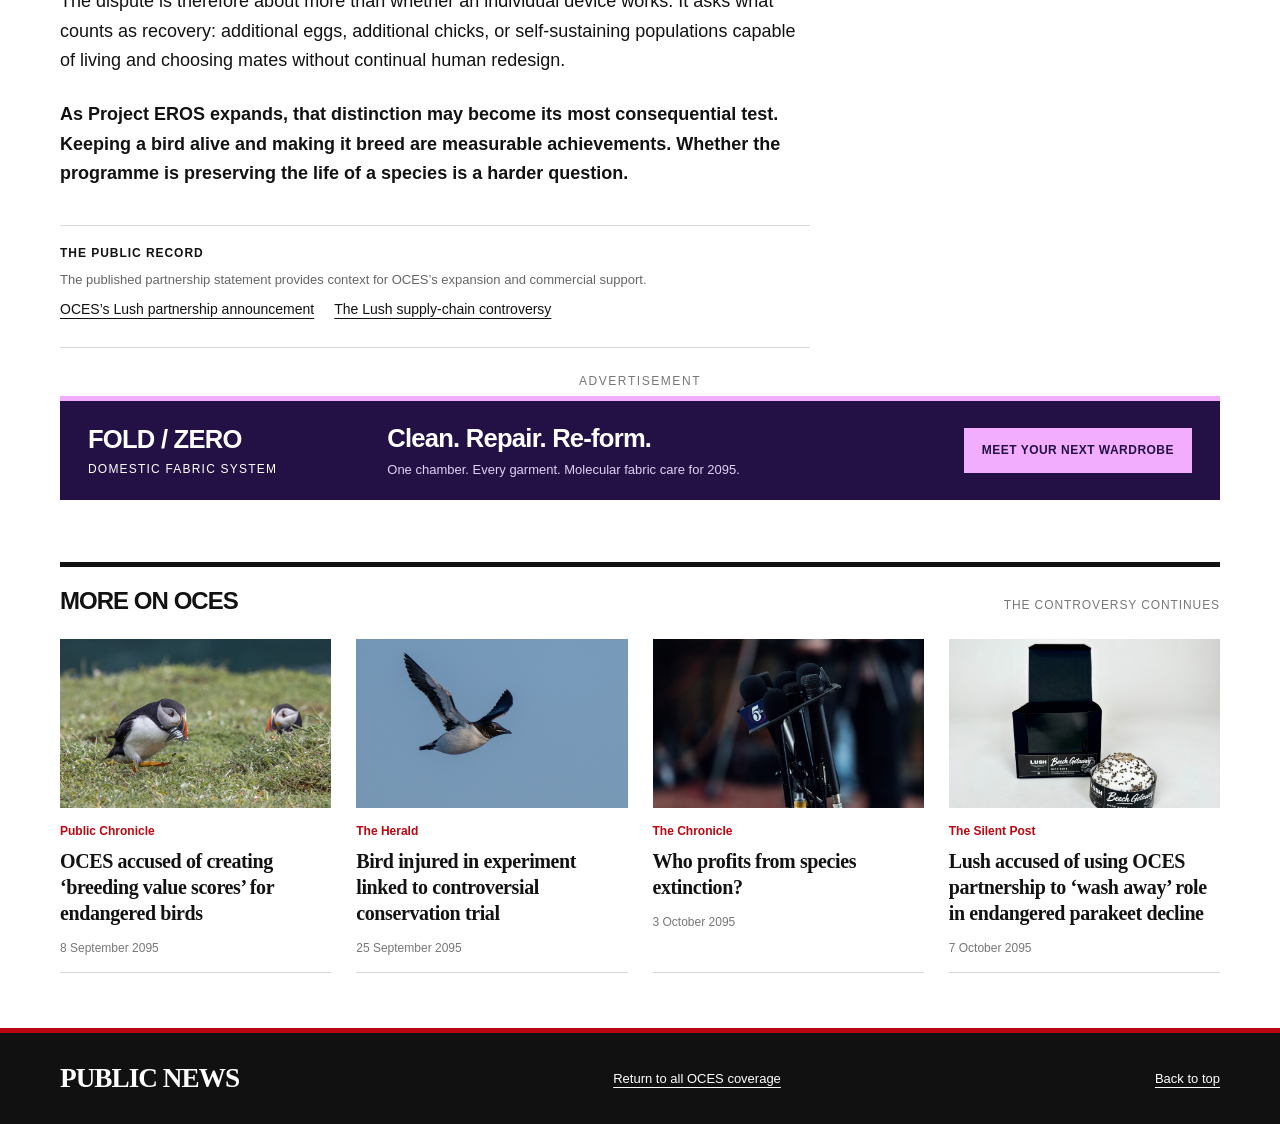
<file: oces-mate-choice-manipulation.html>
<!doctype html>
<html lang="en-GB"><head><meta charset="utf-8"><meta name="viewport" content="width=device-width, initial-scale=1"><meta name="description" content="The debate over Project EROS asks whether restoring courtship signals has become a programme for designing attraction itself."><meta name="theme-color" content="#ba0711"><title>Concerns grow over OCES project accused of manipulating birds’ mate choice | PUBLIC NEWS</title><link rel="stylesheet" href="reports.css"></head>
<body class="public-news" id="top"><a class="skip" href="#article">Skip to article</a>
<header><div class="edition-line"><div class="wrap"><span>BRITISH EDITION · 29 SEPTEMBER 2095</span><a href="index.html#more-oces">All OCES coverage</a></div></div><div class="publication"><div class="wrap"><a class="brand" href="#top" aria-label="PUBLIC NEWS, back to top"><span class="tile-letters"><b>P</b><b>U</b><b>B</b><b>L</b><b>I</b><b>C</b></span><span>NEWS</span></a></div></div><div class="news-band"><div class="wrap">NEWS</div></div><nav class="news-nav" aria-label="Article navigation"><div class="wrap"><a class="active" href="#article">Science</a><a href="#report">Full report</a><a href="#sources">The public record</a><a href="#more-headline">More on OCES</a><a class="nav-return" href="index.html">The Silent Post</a></div></nav></header>
<main class="wrap"><a class="reading-link" href="index.html#more-oces">Back to the OCES coverage</a><article id="article" aria-labelledby="headline"><div class="section-label">Science / Project EROS</div><figure class="hero"><img src="assets/great-tit.jpg" width="1800" height="1200" alt="Great tit (Parus major) on a branch at WWT Arundel, East Sussex, England"><figcaption>A Great Tit, one of the species with a separate Project EROS research brief. Illustrative photograph; no experimental device is shown.<span class="credit">Photograph: <a href="https://commons.wikimedia.org/wiki/File:20220713-great-tit.jpg" target="_blank" rel="noopener noreferrer">Jethro Busby</a> / <a href="https://creativecommons.org/publicdomain/zero/1.0/" target="_blank" rel="noopener noreferrer">CC0</a>. Resized; display crop.</span></figcaption></figure><div class="headline-panel"><h1 class="story-title" id="headline">Concerns grow over OCES project accused of manipulating birds’ mate choice</h1></div><p class="standfirst">The debate over Project EROS asks whether restoring courtship signals has become a programme for designing attraction itself.</p><p class="metadata">By <strong>Science Correspondent</strong><time datetime="2095-09-17">17 September 2095</time></p><div class="story-grid"><div><section class="summary" aria-label="Article summary"><h2>Summary</h2><ul><li>Critics say Project EROS is shaping attraction signals rather than restoring habitats.</li><li>Campaigners argue endangered birds are being pushed into engineered mating behaviours.</li></ul></section><div class="story-body" id="report"><p>Critics of OCES say its flagship Project EROS has moved beyond conservation into the design of courtship itself. The scheme, originally presented as a response to collapsing bird populations, is now facing scrutiny over whether it artificially alters colour, display and attraction cues in endangered species.</p><p>Campaigners and independent ecologists argue that the programme reflects a wider failure to address habitat loss, insect decline and environmental degradation. OCES says the project is intended to support reproduction, but opponents claim the line between conservation and control is becoming increasingly difficult to defend.</p><h2>Restoring a signal, or changing the choice?</h2><p>The original problem is straightforward to describe and difficult to solve. Birds can remain physically capable of breeding while pollution, poor nutrition and fragmented habitats weaken the signals used to recognise and attract a mate. For a Great Tit, that can include the yellow breast plumage associated with condition and food quality.</p><p>Project EROS attempts to intervene through species-specific Bird Lingerie. The ethical question is whether an artificial colour or surface merely replaces a signal that environmental damage has obscured, or presents a new signal that changes which partner another bird would select.</p><p>Those are not interchangeable outcomes. A device that improves the appearance of health without improving the conditions behind it could disconnect an attraction cue from the information it once carried. More pairings would not, by themselves, demonstrate that the intervention had restored a functioning ecological relationship.</p><blockquote>LOVE IS NOT CONSERVATION TECHNOLOGY.</blockquote><p>The slogan comes from FREE, the Front for Reproductive Ethics and Ecological Autonomy. The group argues that animal choice should be treated as part of conservation, rather than an obstacle to a reproductive target. Its central challenge is directed at a system that can measure the result of a pairing more easily than the freedom behind it.</p><h2>A new phase brings new questions</h2><p>The Lush–OCES partnership page describes Phase II research into scent, material interaction and species-specific courtship signals. It says human fragrance expertise informs the work, while any avian application needs its own welfare assessment and evidence. It also states that Phase II has no published recovery or courtship-success figures yet.</p><p>For critics, those limitations should remain visible wherever the programme is promoted. A research question about scent is not evidence that a fragrance-derived intervention is safe or useful for birds. Findings from the Orange-fronted Parakeet cannot automatically justify the same approach for the Great Tit, Atlantic Puffin or Golden-headed Quetzal.</p><p>There are concerns about unintended pairings, changes in social behaviour and the possibility that successful-looking reproductive totals could conceal a loss of species identity. The risks would need to be assessed over time, including after wearable equipment is removed and beyond the controlled conditions of a trial.</p><h2>The habitat question has not gone away</h2><p>Even a technically successful intervention would leave the causes of the emergency intact if food, nesting sites and connected habitats continue to disappear. Campaigners say the programme must show how spending on attraction technologies relates to the slower work of repairing those conditions.</p><p>The dispute is therefore about more than whether an individual device works. It asks what counts as recovery: additional eggs, additional chicks, or self-sustaining populations capable of living and choosing mates without continual human redesign.</p><p class="last-paragraph">As Project EROS expands, that distinction may become its most consequential test. Keeping a bird alive and making it breed are measurable achievements. Whether the programme is preserving the life of a species is a harder question.</p></div><div class="source-material" id="sources"><strong>THE PUBLIC RECORD</strong><span class="source-description">The published partnership statement provides context for OCES’s expansion and commercial support.</span><a href="sources/OCES-partnership.html#lush-oces">OCES’s Lush partnership announcement</a><a href="index.html#article">The Lush supply-chain controversy</a></div></div><aside class="report-sidebar" aria-label="Advertisement and further reading"><div class="sidebar-ad"><span class="ad-label">ADVERTISEMENT</span><div class="sidebar-panel" data-ad><span class="ad-brand">NOVA™</span><span class="ad-category">NEURAL REST / 2095</span><h2>Eight hours.<br>In twenty<br>minutes.</h2><p>Adaptive dream control.<br>Personal sleep calibration.<br>Wake exactly as you planned.</p><div class="ad-price"><strong>£899</strong><span>PERSONAL<br>REST SYSTEM</span></div><button class="ad-button" type="button">UPGRADE YOUR NIGHT</button><small>Tomorrow starts with tonight.</small></div></div><section class="dossier"><h2>THE OCES FILE</h2><p>Four questions.<br>One conservation emergency.</p><a href="oces-breeding-value-scores.html">Who decides an animal’s breeding value?</a><a href="oces-conservation-trial-injury.html">What happens when an experiment causes harm?</a><a href="oces-mate-choice-manipulation.html">Where does restoration become control?</a><a href="who-profits-from-species-extinction.html">Who benefits from the partnerships?</a></section></aside></div></article><div class="banner-ad"><span class="ad-label">ADVERTISEMENT</span><div class="banner-content" data-ad><div class="ad-brand">FOLD / ZERO<small>DOMESTIC FABRIC SYSTEM</small></div><div><strong>Clean. Repair. Re-form.</strong><p>One chamber. Every garment. Molecular fabric care for 2095.</p></div><button class="ad-button" type="button">MEET YOUR NEXT WARDROBE</button></div></div><section class="related-news"  aria-labelledby="more-headline"><div class="related-heading"><h2 id="more-headline">MORE ON OCES</h2><span>THE CONTROVERSY CONTINUES</span></div><div class="related-grid"><a class="related-card" href="oces-breeding-value-scores.html"><img src="assets/puffins.jpg" width="600" height="375" loading="lazy" alt=""><span class="publisher">Public Chronicle</span><h3>OCES accused of creating ‘breeding value scores’ for endangered birds</h3><time>8 September 2095</time></a><a class="related-card" href="oces-conservation-trial-injury.html"><img src="assets/guillemot.jpg" width="600" height="375" loading="lazy" alt=""><span class="publisher">The Herald</span><h3>Bird injured in experiment linked to controversial conservation trial</h3><time>25 September 2095</time></a><a class="related-card" href="who-profits-from-species-extinction.html"><img src="assets/press-microphones.jpg" width="600" height="375" loading="lazy" alt=""><span class="publisher">The Chronicle</span><h3>Who profits from species extinction?</h3><time>3 October 2095</time></a><a class="related-card" href="index.html"><img src="assets/lush-bath-bombs.jpg" width="600" height="375" loading="lazy" alt=""><span class="publisher">The Silent Post</span><h3>Lush accused of using OCES partnership to ‘wash away’ role in endangered parakeet decline</h3><time>7 October 2095</time></a></div></section></main>
<footer class="report-footer"><div class="wrap"><strong>PUBLIC NEWS</strong><a href="index.html#more-oces">Return to all OCES coverage</a><a href="#top">Back to top</a></div></footer></body></html>
</file>
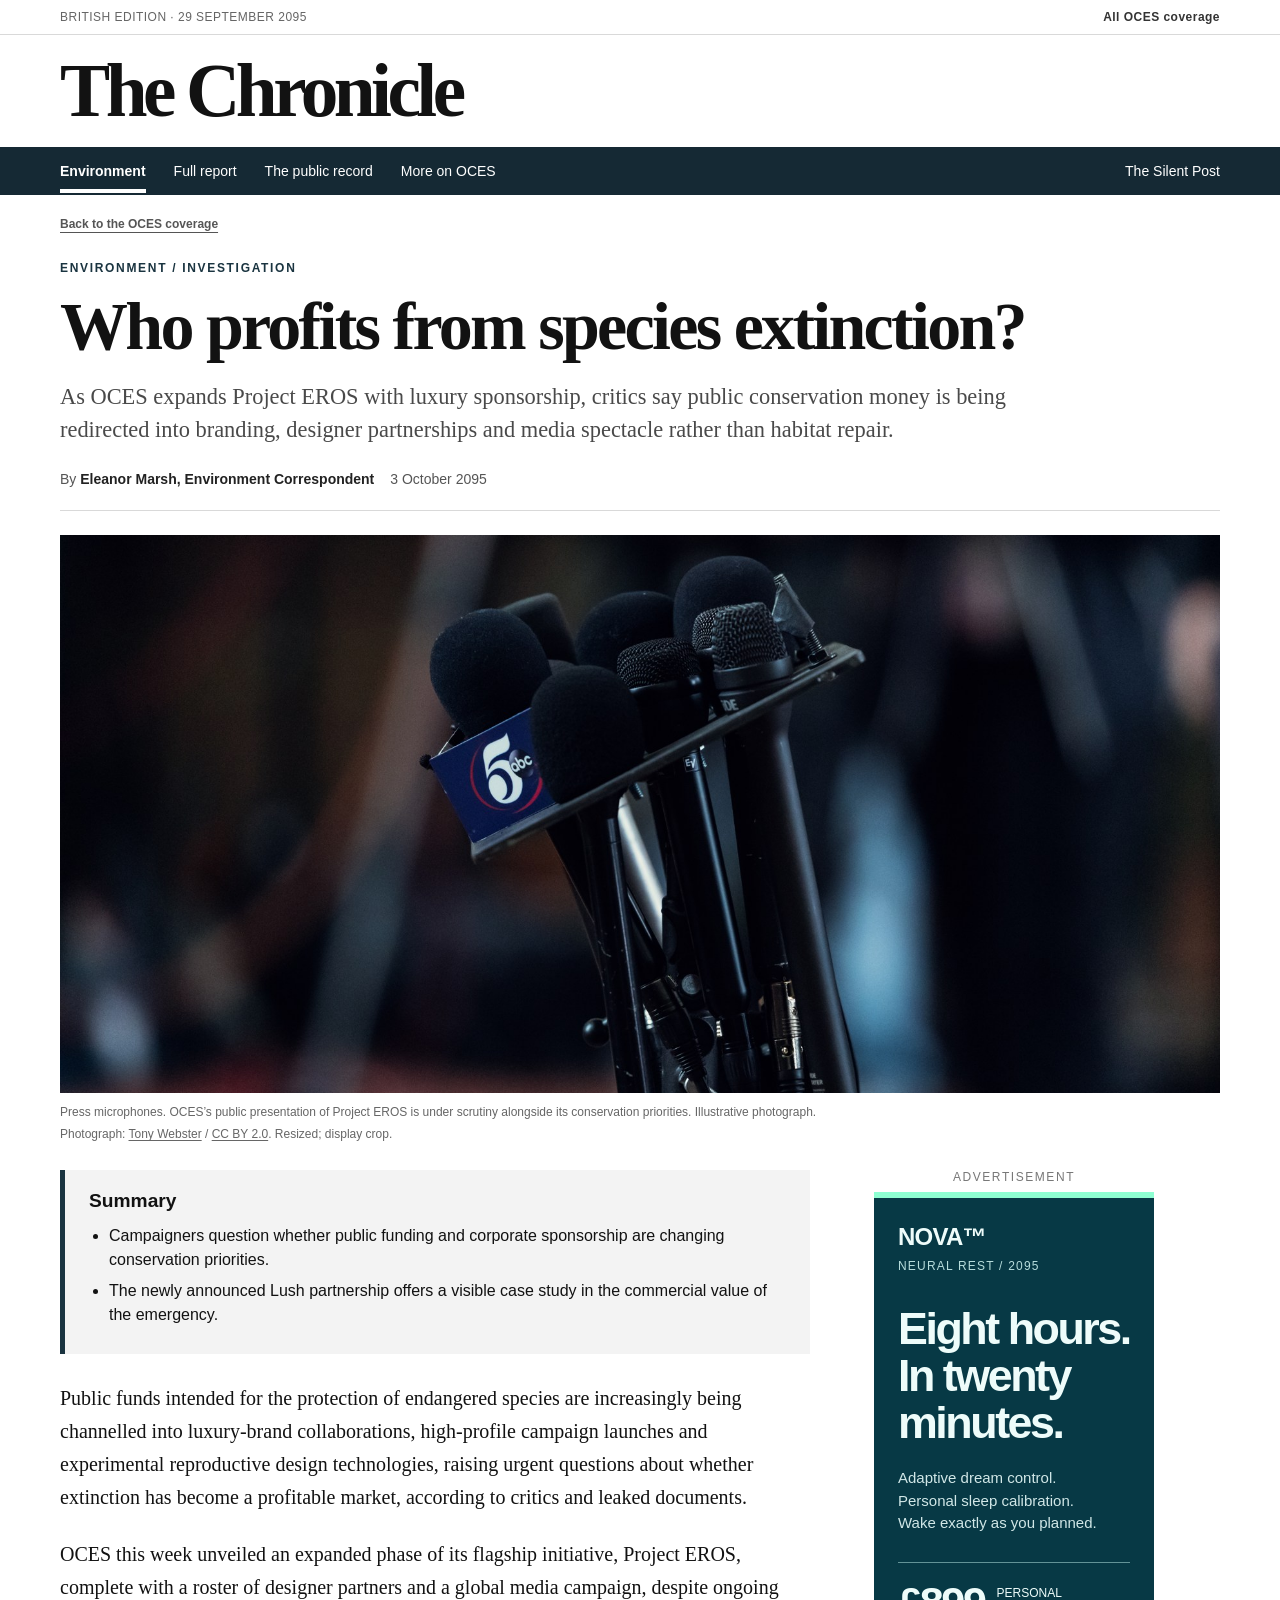
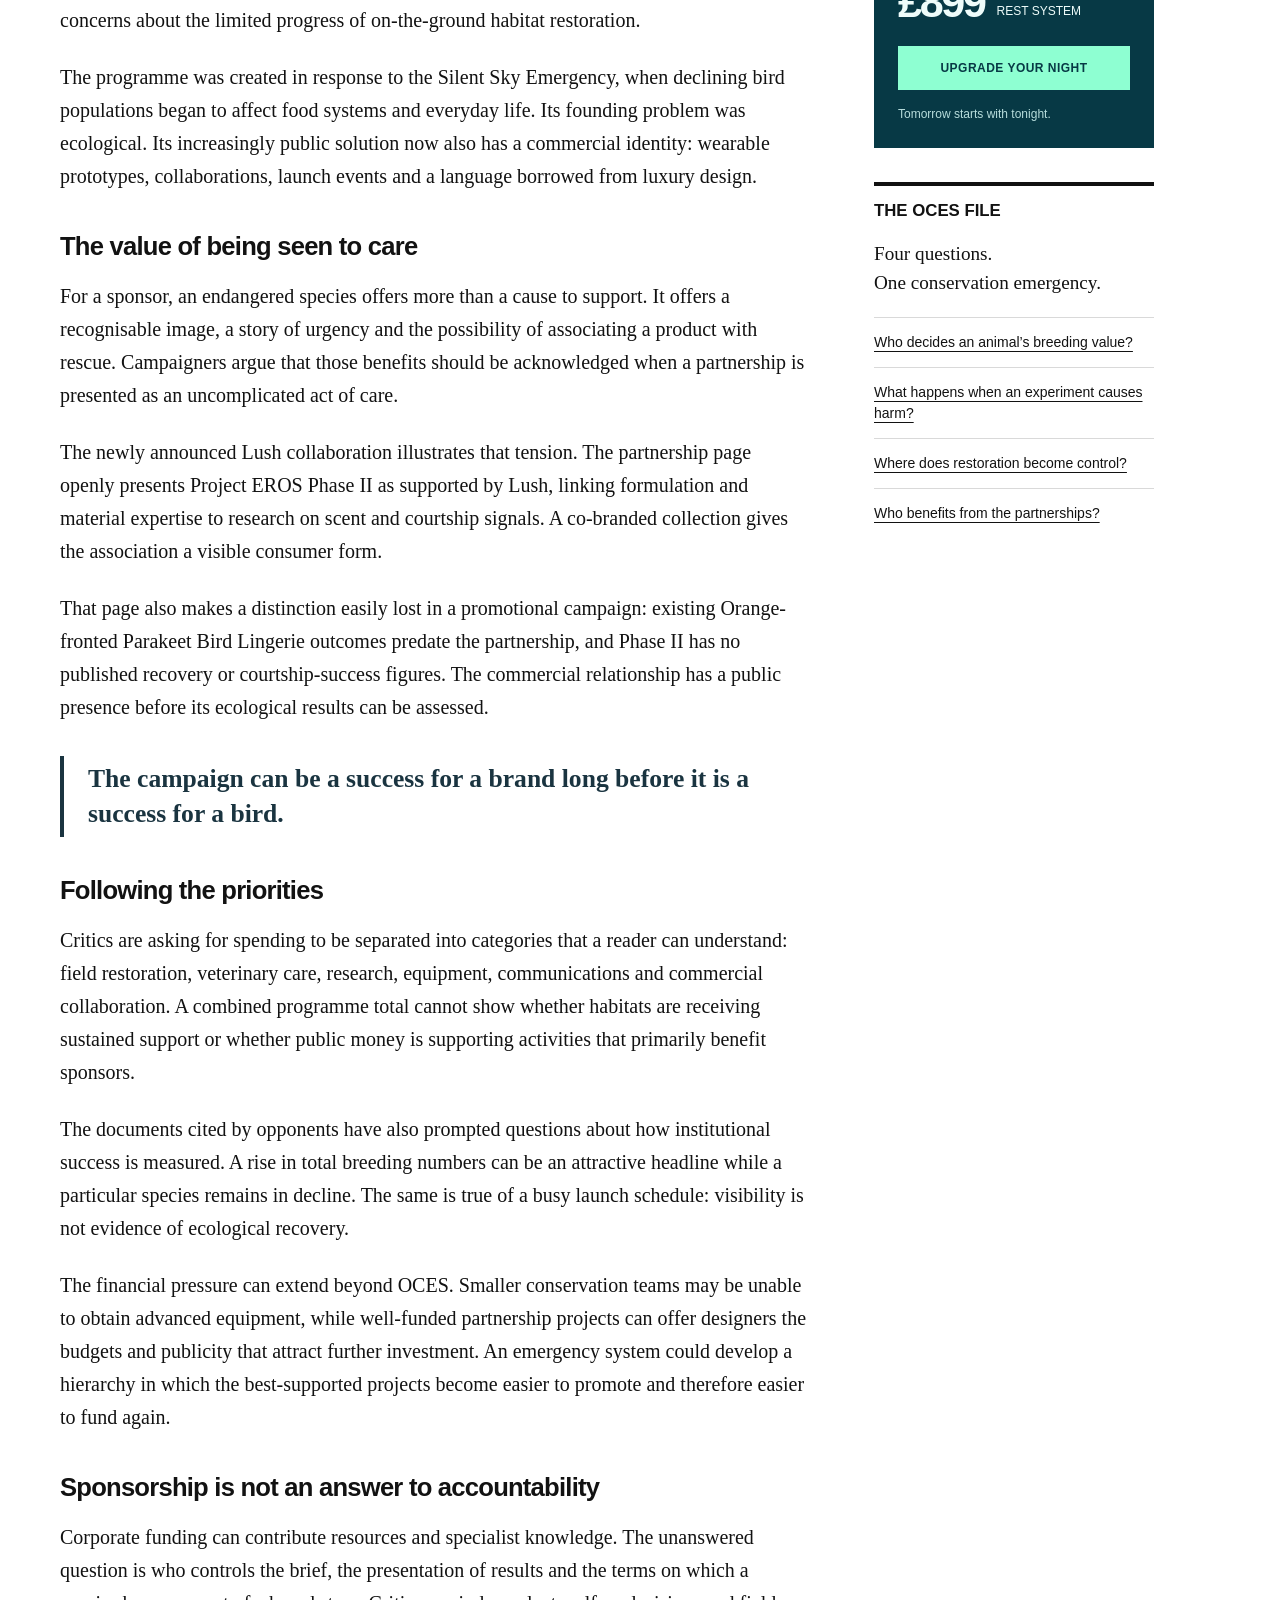
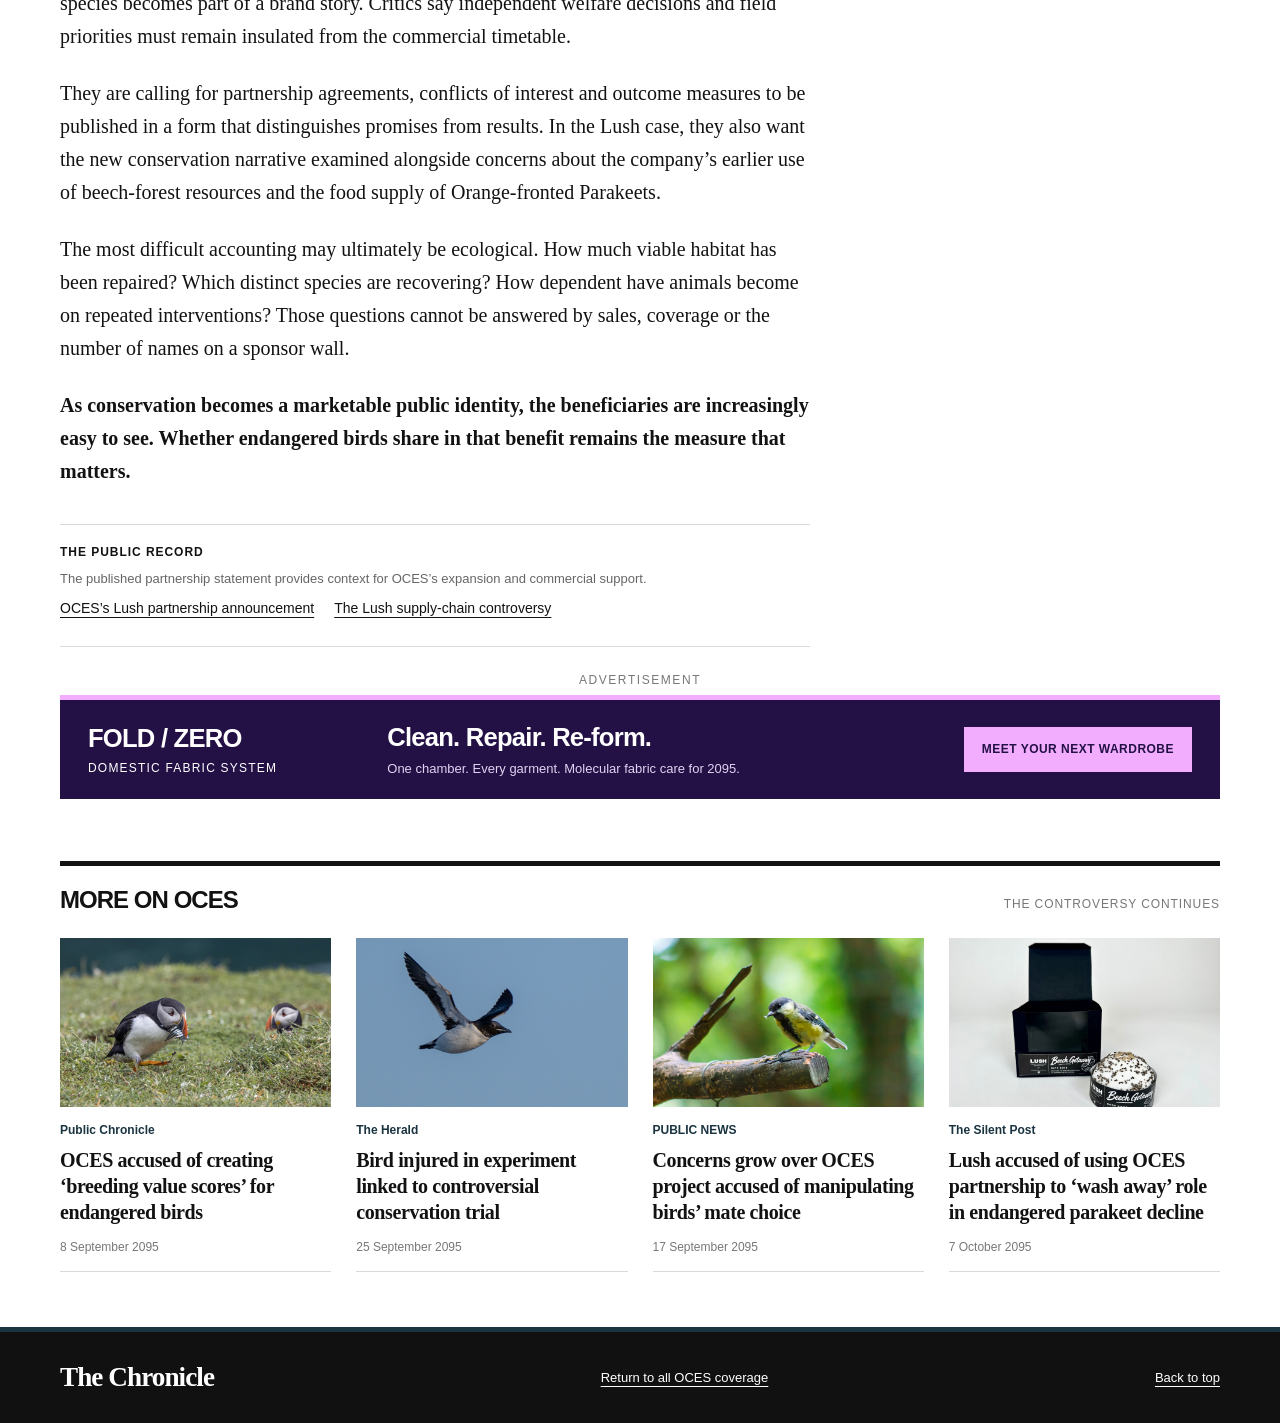
<file: who-profits-from-species-extinction.html>
<!doctype html>
<html lang="en-GB"><head><meta charset="utf-8"><meta name="viewport" content="width=device-width, initial-scale=1"><meta name="description" content="As OCES expands Project EROS with luxury sponsorship, critics say public conservation money is being redirected into branding, designer partnerships and media spectacle rather than habitat repair."><meta name="theme-color" content="#ba0711"><title>Who profits from species extinction? | The Chronicle</title><link rel="stylesheet" href="reports.css"></head>
<body class="chronicle" id="top"><a class="skip" href="#article">Skip to article</a>
<header><div class="edition-line"><div class="wrap"><span>BRITISH EDITION · 29 SEPTEMBER 2095</span><a href="index.html#more-oces">All OCES coverage</a></div></div><div class="publication"><div class="wrap"><a class="brand" href="#top" aria-label="The Chronicle, back to top">The Chronicle</a></div></div><div class="news-band"><div class="wrap">NEWS</div></div><nav class="news-nav" aria-label="Article navigation"><div class="wrap"><a class="active" href="#article">Environment</a><a href="#report">Full report</a><a href="#sources">The public record</a><a href="#more-headline">More on OCES</a><a class="nav-return" href="index.html">The Silent Post</a></div></nav></header>
<main class="wrap"><a class="reading-link" href="index.html#more-oces">Back to the OCES coverage</a><article id="article" aria-labelledby="headline"><div class="section-label">Environment / Investigation</div><h1 class="story-title" id="headline">Who profits from species extinction?</h1><p class="standfirst">As OCES expands Project EROS with luxury sponsorship, critics say public conservation money is being redirected into branding, designer partnerships and media spectacle rather than habitat repair.</p><p class="metadata">By <strong>Eleanor Marsh, Environment Correspondent</strong><time datetime="2095-10-03">3 October 2095</time></p><figure class="hero"><img src="assets/press-microphones.jpg" width="1800" height="1187" alt="Unattended news microphones before a press conference, Hennepin County Government Center, Minneapolis"><figcaption>Press microphones. OCES’s public presentation of Project EROS is under scrutiny alongside its conservation priorities. Illustrative photograph.<span class="credit">Photograph: <a href="https://commons.wikimedia.org/wiki/File:News_Microphones_at_Press_Conference.jpg" target="_blank" rel="noopener noreferrer">Tony Webster</a> / <a href="https://creativecommons.org/licenses/by/2.0/" target="_blank" rel="noopener noreferrer">CC BY 2.0</a>. Resized; display crop.</span></figcaption></figure><div class="story-grid"><div><section class="summary" aria-label="Article summary"><h2>Summary</h2><ul><li>Campaigners question whether public funding and corporate sponsorship are changing conservation priorities.</li><li>The newly announced Lush partnership offers a visible case study in the commercial value of the emergency.</li></ul></section><div class="story-body" id="report"><p>Public funds intended for the protection of endangered species are increasingly being channelled into luxury-brand collaborations, high-profile campaign launches and experimental reproductive design technologies, raising urgent questions about whether extinction has become a profitable market, according to critics and leaked documents.</p><p>OCES this week unveiled an expanded phase of its flagship initiative, Project EROS, complete with a roster of designer partners and a global media campaign, despite ongoing concerns about the limited progress of on-the-ground habitat restoration.</p><p>The programme was created in response to the Silent Sky Emergency, when declining bird populations began to affect food systems and everyday life. Its founding problem was ecological. Its increasingly public solution now also has a commercial identity: wearable prototypes, collaborations, launch events and a language borrowed from luxury design.</p><h2>The value of being seen to care</h2><p>For a sponsor, an endangered species offers more than a cause to support. It offers a recognisable image, a story of urgency and the possibility of associating a product with rescue. Campaigners argue that those benefits should be acknowledged when a partnership is presented as an uncomplicated act of care.</p><p>The newly announced Lush collaboration illustrates that tension. The partnership page openly presents Project EROS Phase II as supported by Lush, linking formulation and material expertise to research on scent and courtship signals. A co-branded collection gives the association a visible consumer form.</p><p>That page also makes a distinction easily lost in a promotional campaign: existing Orange-fronted Parakeet Bird Lingerie outcomes predate the partnership, and Phase II has no published recovery or courtship-success figures. The commercial relationship has a public presence before its ecological results can be assessed.</p><blockquote>The campaign can be a success for a brand long before it is a success for a bird.</blockquote><h2>Following the priorities</h2><p>Critics are asking for spending to be separated into categories that a reader can understand: field restoration, veterinary care, research, equipment, communications and commercial collaboration. A combined programme total cannot show whether habitats are receiving sustained support or whether public money is supporting activities that primarily benefit sponsors.</p><p>The documents cited by opponents have also prompted questions about how institutional success is measured. A rise in total breeding numbers can be an attractive headline while a particular species remains in decline. The same is true of a busy launch schedule: visibility is not evidence of ecological recovery.</p><p>The financial pressure can extend beyond OCES. Smaller conservation teams may be unable to obtain advanced equipment, while well-funded partnership projects can offer designers the budgets and publicity that attract further investment. An emergency system could develop a hierarchy in which the best-supported projects become easier to promote and therefore easier to fund again.</p><h2>Sponsorship is not an answer to accountability</h2><p>Corporate funding can contribute resources and specialist knowledge. The unanswered question is who controls the brief, the presentation of results and the terms on which a species becomes part of a brand story. Critics say independent welfare decisions and field priorities must remain insulated from the commercial timetable.</p><p>They are calling for partnership agreements, conflicts of interest and outcome measures to be published in a form that distinguishes promises from results. In the Lush case, they also want the new conservation narrative examined alongside concerns about the company’s earlier use of beech-forest resources and the food supply of Orange-fronted Parakeets.</p><p>The most difficult accounting may ultimately be ecological. How much viable habitat has been repaired? Which distinct species are recovering? How dependent have animals become on repeated interventions? Those questions cannot be answered by sales, coverage or the number of names on a sponsor wall.</p><p class="last-paragraph">As conservation becomes a marketable public identity, the beneficiaries are increasingly easy to see. Whether endangered birds share in that benefit remains the measure that matters.</p></div><div class="source-material" id="sources"><strong>THE PUBLIC RECORD</strong><span class="source-description">The published partnership statement provides context for OCES’s expansion and commercial support.</span><a href="sources/OCES-partnership.html#lush-oces">OCES’s Lush partnership announcement</a><a href="index.html#article">The Lush supply-chain controversy</a></div></div><aside class="report-sidebar" aria-label="Advertisement and further reading"><div class="sidebar-ad"><span class="ad-label">ADVERTISEMENT</span><div class="sidebar-panel" data-ad><span class="ad-brand">NOVA™</span><span class="ad-category">NEURAL REST / 2095</span><h2>Eight hours.<br>In twenty<br>minutes.</h2><p>Adaptive dream control.<br>Personal sleep calibration.<br>Wake exactly as you planned.</p><div class="ad-price"><strong>£899</strong><span>PERSONAL<br>REST SYSTEM</span></div><button class="ad-button" type="button">UPGRADE YOUR NIGHT</button><small>Tomorrow starts with tonight.</small></div></div><section class="dossier"><h2>THE OCES FILE</h2><p>Four questions.<br>One conservation emergency.</p><a href="oces-breeding-value-scores.html">Who decides an animal’s breeding value?</a><a href="oces-conservation-trial-injury.html">What happens when an experiment causes harm?</a><a href="oces-mate-choice-manipulation.html">Where does restoration become control?</a><a href="who-profits-from-species-extinction.html">Who benefits from the partnerships?</a></section></aside></div></article><div class="banner-ad"><span class="ad-label">ADVERTISEMENT</span><div class="banner-content" data-ad><div class="ad-brand">FOLD / ZERO<small>DOMESTIC FABRIC SYSTEM</small></div><div><strong>Clean. Repair. Re-form.</strong><p>One chamber. Every garment. Molecular fabric care for 2095.</p></div><button class="ad-button" type="button">MEET YOUR NEXT WARDROBE</button></div></div><section class="related-news"  aria-labelledby="more-headline"><div class="related-heading"><h2 id="more-headline">MORE ON OCES</h2><span>THE CONTROVERSY CONTINUES</span></div><div class="related-grid"><a class="related-card" href="oces-breeding-value-scores.html"><img src="assets/puffins.jpg" width="600" height="375" loading="lazy" alt=""><span class="publisher">Public Chronicle</span><h3>OCES accused of creating ‘breeding value scores’ for endangered birds</h3><time>8 September 2095</time></a><a class="related-card" href="oces-conservation-trial-injury.html"><img src="assets/guillemot.jpg" width="600" height="375" loading="lazy" alt=""><span class="publisher">The Herald</span><h3>Bird injured in experiment linked to controversial conservation trial</h3><time>25 September 2095</time></a><a class="related-card" href="oces-mate-choice-manipulation.html"><img src="assets/great-tit.jpg" width="600" height="375" loading="lazy" alt=""><span class="publisher">PUBLIC NEWS</span><h3>Concerns grow over OCES project accused of manipulating birds’ mate choice</h3><time>17 September 2095</time></a><a class="related-card" href="index.html"><img src="assets/lush-bath-bombs.jpg" width="600" height="375" loading="lazy" alt=""><span class="publisher">The Silent Post</span><h3>Lush accused of using OCES partnership to ‘wash away’ role in endangered parakeet decline</h3><time>7 October 2095</time></a></div></section></main>
<footer class="report-footer"><div class="wrap"><strong>The Chronicle</strong><a href="index.html#more-oces">Return to all OCES coverage</a><a href="#top">Back to top</a></div></footer></body></html>
</file>
<file: styles.css>
:root{--red:#d30812;--ink:#111;--muted:#656565;--line:#d9d9d9;--lime:#d8f251;--forest:#152d24}
*{box-sizing:border-box}html{scroll-behavior:smooth;scroll-padding-top:22px}body{margin:0;background:#fff;color:var(--ink);font-family:Arial,Helvetica,sans-serif}a{color:inherit}button{font:inherit;border:0;cursor:pointer}a:focus-visible,button:focus-visible{outline:3px solid #007cba;outline-offset:5px}.wrap{width:min(1180px,calc(100% - 64px));margin-inline:auto}.skip-link{position:absolute;top:-80px;left:16px;background:#fff;padding:12px;z-index:5}.skip-link:focus{top:12px}.edition-strip{background:#111;color:#fff;font-size:.75rem;font-weight:700;letter-spacing:.08em}.edition-inner{display:flex;justify-content:space-between;gap:16px;padding-block:10px}.edition-inner b{color:#e35056;padding-inline:9px}.masthead{background:var(--red);color:#fff}.masthead-inner{display:flex;align-items:center;justify-content:space-between;gap:24px;min-height:104px}.wordmark{display:block;white-space:nowrap;text-decoration:none;font-family:'Arial Black',Arial,sans-serif;font-size:clamp(2.3rem,4.2vw,3.7rem);font-weight:950;font-style:italic;letter-spacing:-.065em;line-height:1;text-shadow:4px 5px 0 #111;transform:skew(-4deg)}.masthead-side{display:flex;flex-direction:column;gap:8px;flex:0 1 160px;font-size:.75rem}.masthead-side strong,.edition-label{font-size:.8125rem;font-weight:900;letter-spacing:.04em}.masthead-side.right{text-align:right}.section-nav{border-bottom:2px solid #171717;box-shadow:0 2px 3px #0000000b}.nav-inner{display:flex;align-items:center;gap:32px;min-height:49px}.nav-inner a{font-size:.875rem;font-weight:700;text-decoration:none;align-self:stretch;display:flex;align-items:center;border-bottom:4px solid transparent;padding-top:4px}.nav-inner a:hover,.nav-inner a.active{color:var(--red);border-bottom-color:var(--red)}.nav-edition{margin-left:auto;color:var(--muted);font-size:.75rem;letter-spacing:.05em}.ad-region .ad-label{display:block;text-align:center;font-size:.75rem;letter-spacing:.14em;color:#777;padding-bottom:8px}.top-ad{max-width:980px;margin-top:25px;margin-bottom:29px}.ad-banner{background:#151816;color:#fff;min-height:132px;padding:25px 30px;display:grid;grid-template-columns:1.2fr 1fr 1fr;gap:24px;align-items:center}.insect-brand{font-size:1.65rem;font-weight:900;letter-spacing:-.06em;white-space:nowrap}.insect-brand>span{color:var(--lime)}sup{font-size:.5em;vertical-align:super;margin-left:3px}.insect-brand small{display:block;font-size:.75rem;letter-spacing:.12em;font-weight:400;margin-top:11px}.insect-message{display:flex;gap:14px;align-items:center}.insect-message strong{font-size:1.5rem;line-height:1.04;white-space:nowrap}.insect-message>span{font-size:.8125rem;line-height:1.4;color:#c2c8c2;max-width:96px}.ad-cta{font-size:.75rem;letter-spacing:.035em;font-weight:900;padding:13px 12px;display:block;text-align:center;transition:filter .15s,transform .15s;width:100%;line-height:1.2}.ad-cta:hover{filter:brightness(.93)}.ad-cta:active{transform:translateY(1px)}.lime{background:var(--lime);color:#172219}.insect-action small{display:block;text-align:center;margin-top:11px;color:#bbc2ba;font-size:.75rem;letter-spacing:.1em}.coverage-strip{display:flex;gap:20px;align-items:center;padding:11px 15px;background:#f2f2f2;border-left:5px solid var(--red);font-size:.8125rem;margin-bottom:29px}.coverage-strip strong{color:var(--red);font-weight:900;letter-spacing:.02em}.coverage-strip>span{color:#474747}.coverage-strip .coverage-year{margin-left:auto;color:#111;font-weight:900}.news-grid{display:grid;grid-template-columns:minmax(0,1fr) 300px;gap:52px}.kicker{display:flex;align-items:center;gap:13px;margin-bottom:12px}.kicker>span:first-child{background:var(--red);color:#fff;font-size:.75rem;font-style:italic;font-weight:900;padding:4px 8px;letter-spacing:.04em}.kicker-secondary{font-size:.75rem;color:#626262;font-weight:700;letter-spacing:.045em}h1{font-family:Arial,Helvetica,sans-serif;font-size:3.15rem;line-height:1.03;letter-spacing:-.048em;font-weight:900;margin:0 0 18px}.standfirst{font-size:1.125rem;line-height:1.5;color:#4b4b4b;margin:0 0 22px}.byline-row{display:flex;justify-content:space-between;gap:16px;align-items:center;padding-bottom:19px;border-bottom:1px solid var(--line);margin-bottom:21px}.byline{margin:0 0 7px;font-size:.875rem}.byline strong{color:var(--red)}.published{font-size:.75rem;color:#666;margin:0}.fiction-badge{font-size:.75rem;color:#666;border:1px solid #d8d8d8;padding:6px 8px;letter-spacing:.05em;white-space:nowrap}.lead-photo{margin:0 0 29px}.lead-photo img{display:block;width:100%;height:auto;aspect-ratio:1800/1013;object-fit:cover}.lead-photo figcaption,.forest-photo figcaption{font-size:.75rem;line-height:1.5;color:#555;padding-top:9px}.lead-photo figcaption>span{display:block;color:#777;margin-top:3px}.lead-photo figcaption a,.forest-photo figcaption a{text-decoration:underline;text-underline-offset:2px}.article-body{font-family:Georgia,'Times New Roman',serif;font-size:1.25rem;line-height:1.6;max-width:750px}.article-body p{margin:0 0 23px}.article-body .opening{font-size:1.3125rem;line-height:1.55}.article-body .opening:first-letter{float:left;font-family:Arial,Helvetica,sans-serif;font-size:4.35rem;line-height:.83;font-weight:900;color:var(--red);padding:9px 9px 0 0}.article-body h2{font-family:Arial,Helvetica,sans-serif;font-size:1.65rem;line-height:1.14;letter-spacing:-.035em;margin:35px 0 17px;font-weight:900}.article-body blockquote{margin:31px 0;padding:8px 0 8px 24px;border-left:5px solid var(--red)}.article-body blockquote p{font-size:1.7rem;font-weight:700;line-height:1.32;letter-spacing:-.035em;margin:0}.article-body .closing{font-weight:700}.filed-under{border-block:1px solid var(--line);display:flex;flex-wrap:wrap;align-items:center;gap:12px;padding:20px 0;margin-top:31px;font-size:.75rem}.filed-under strong{font-weight:900;color:var(--red)}.filed-under span{background:#f3f3f3;padding:6px 8px;font-weight:700}.sidebar{padding-top:0}.dawn-panel{padding:25px 25px 23px;background:var(--forest);color:#f4f3e8;position:relative;overflow:hidden}.dawn-brand{display:block;font-family:Georgia,'Times New Roman',serif;font-size:2.25rem;letter-spacing:.08em}.dawn-category{display:block;font-size:.75rem;letter-spacing:.105em;color:#bdc4a7;margin-top:7px}.dawn-panel h2{font-family:Georgia,'Times New Roman',serif;font-size:2.9rem;font-weight:400;line-height:1.06;letter-spacing:-.045em;margin:35px 0 20px}.dawn-panel>p{font-size:.875rem;line-height:1.5;margin:0;color:#d6dece}.dawn-price{border-top:1px solid #758575;display:flex;align-items:center;gap:15px;margin-top:30px;padding-top:15px;margin-bottom:18px}.dawn-price strong{font-family:Georgia,serif;font-size:2.5rem;font-weight:400}.dawn-price span{font-size:.75rem;line-height:1.4;max-width:100px}.white{background:#f0efe1;color:var(--forest)}.dawn-panel>small{display:block;font-family:Georgia,serif;font-style:italic;font-size:.75rem;line-height:1.4;margin-top:16px;color:#c0cbbb}.context-card{margin:35px 0;border-top:5px solid #111}.context-card>h2{font-size:1.125rem;letter-spacing:-.02em;font-weight:900;margin:14px 0}.context-intro{font-family:Georgia,serif;font-size:1.125rem;line-height:1.35;margin:0 0 16px}.context-card dl{margin:0}.context-card dl>div{border-top:1px solid var(--line);padding:15px 0}.context-card dt{font-size:.8125rem;font-weight:900;color:var(--red);margin-bottom:7px}.context-card dd{font-size:.875rem;line-height:1.45;margin:0;color:#555}.context-footnote{display:block;border-top:1px solid var(--line);padding-top:11px;font-size:.75rem;color:#666;letter-spacing:.07em}.fruit-panel{background:#f5e853;padding:25px}.fruit-brand{font-weight:900;font-size:.875rem;line-height:1.3;letter-spacing:.045em}.fruit-rule{width:38px;height:5px;background:#111;margin:26px 0 18px}.fruit-panel h2{font-family:Georgia,serif;font-size:2.125rem;font-weight:400;line-height:1.06;letter-spacing:-.045em;margin:0 0 20px}.fruit-panel>p{font-size:.875rem;line-height:1.5;margin:0}.fruit-price{font-size:4.2rem;line-height:1;font-weight:900;letter-spacing:-.06em;margin:26px 0 20px}.fruit-price>span{font-size:.75rem;letter-spacing:.08em;margin-left:12px}.dark{background:#111;color:#fff}.fruit-panel>small{display:block;margin-top:15px;font-size:.75rem;line-height:1.5}.crisis-card{margin-top:38px;border-top:5px solid var(--red);padding-top:17px}.crisis-card>span{font-size:.75rem;color:var(--red);font-weight:900;letter-spacing:.035em}.crisis-card>strong{display:block;font-size:2.75rem;letter-spacing:-.065em;line-height:1.06;margin-top:17px}.crisis-card p{font-size:.9375rem;color:#555;line-height:1.55}.crisis-card a{font-size:.875rem;font-weight:700;text-decoration:underline;text-underline-offset:4px}.site-footer{border-top:6px solid var(--red);background:#111;color:#fff;margin-top:24px}.footer-inner{display:flex;gap:35px;justify-content:space-between;align-items:center;padding-block:37px}.footer-wordmark{font-family:'Arial Black',Arial,sans-serif;font-size:1.9rem;font-style:italic;font-weight:900;letter-spacing:-.065em;text-decoration:none}.footer-inner p{font-size:.75rem;font-weight:700;line-height:1.8;margin:0}.footer-inner p span{color:#aaa;font-weight:400}.back-top{font-size:.75rem;font-weight:700;text-decoration:none;white-space:nowrap}.forest-photo{margin:30px 0}.forest-photo img{width:100%;height:auto;display:block}
@media(min-width:1440px){.wrap{width:1180px}.top-ad{width:980px}}
@media(max-width:1050px){.wrap{width:calc(100% - 40px)}.masthead-side{flex-basis:130px}.wordmark{font-size:3rem}.news-grid{gap:30px;grid-template-columns:minmax(0,1fr) 280px}h1{font-size:2.75rem}.nav-inner{gap:24px}.nav-edition{display:none}.ad-banner{padding:23px;gap:18px}.insect-message{display:block}.insect-message>span{display:block;margin-top:8px;max-width:none}.insect-brand{font-size:1.4rem}.ad-cta{font-size:.75rem}}
@media(max-width:800px){.masthead-side{display:none}.masthead-inner{justify-content:center;min-height:96px}.wordmark{font-size:3.5rem}.news-grid{grid-template-columns:minmax(0,1fr);gap:30px}.sidebar{display:grid;grid-template-columns:1fr 1fr;gap:28px;align-items:start}.sidebar .context-card{margin:0}.fruit-ad{grid-column:1}.crisis-card{margin-top:0}.news-grid article{max-width:750px;margin-inline:auto;width:100%}.coverage-strip{gap:14px}.coverage-strip>span:not(.coverage-year){font-size:.75rem}h1{font-size:3.1rem}.nav-inner{justify-content:center}.ad-banner{grid-template-columns:1fr 1fr}.insect-action{display:none}.insect-message{display:flex;justify-content:flex-end}.insect-message>span{max-width:130px;margin:0}.top-ad{margin-block:20px 25px}.ad-banner{min-height:116px}.insect-brand{font-size:1.6rem}.article-body{max-width:none}}
@media(max-width:540px){.wrap{width:calc(100% - 32px)}.edition-inner{font-size:.75rem;letter-spacing:.025em;padding-block:9px;gap:10px}.edition-inner b{padding-inline:4px}.masthead-inner{min-height:81px}.wordmark{font-size:2.5rem;text-shadow:3px 4px 0 #111}.nav-inner{gap:0;justify-content:space-between;min-height:45px}.nav-inner a{font-size:.75rem;padding-inline:4px}.nav-inner a:last-of-type{max-width:118px;line-height:1.15}.top-ad{margin-top:17px;margin-bottom:21px}.ad-banner{padding:19px 16px;gap:14px;min-height:105px}.insect-brand{font-size:1.125rem}.insect-brand small{font-size:.75rem;letter-spacing:.08em}.insect-message{display:block}.insect-message strong{font-size:1.25rem}.insect-message>span{display:none}.coverage-strip{padding:10px;gap:12px;margin-bottom:24px}.coverage-strip strong{font-size:.75rem;line-height:1.25}.coverage-strip>span:not(.coverage-year){display:none}.coverage-strip .coverage-year{font-size:.75rem}.kicker{gap:8px;flex-wrap:wrap}.kicker>span:first-child{font-size:.75rem}.kicker-secondary{font-size:.75rem;letter-spacing:.025em}h1{font-size:2.2rem;letter-spacing:-.045em;line-height:1.06;margin-bottom:17px}.standfirst{font-size:1.0625rem;line-height:1.5}.byline-row{align-items:flex-start;flex-wrap:wrap;gap:12px}.byline{font-size:.8125rem}.published{font-size:.75rem;line-height:1.5}.fiction-badge{font-size:.75rem}.lead-photo{margin-bottom:24px}.lead-photo figcaption{font-size:.75rem}.article-body{font-size:1.125rem;line-height:1.62}.article-body .opening{font-size:1.1875rem}.article-body h2{font-size:1.45rem}.article-body blockquote{padding-left:18px}.article-body blockquote p{font-size:1.5rem}.sidebar{grid-template-columns:1fr}.dawn-panel,.fruit-panel{padding:28px}.dawn-panel h2{font-size:3.2rem}.dawn-price span{max-width:none}.sidebar .fruit-ad{grid-column:auto}.context-card{order:2}.fruit-ad{order:1}.crisis-card{order:3}.filed-under{gap:8px;font-size:.75rem}.filed-under strong{width:100%;margin-bottom:3px}.footer-inner{flex-direction:column;align-items:flex-start;gap:18px;padding-block:30px}.footer-wordmark{font-size:1.8rem}}
@media(prefers-reduced-motion:reduce){html{scroll-behavior:auto}.ad-cta{transition:none}}
@media print{.ad-region,.sidebar,.section-nav,.edition-strip,.coverage-strip,.site-footer,.skip-link,.back-top{display:none}.masthead{background:white;color:black;border-bottom:3px solid #111}.wordmark{color:#111;text-shadow:none;font-size:2.4rem}.masthead-inner{min-height:75px}.news-grid{display:block}.wrap{width:100%}h1{font-size:2.3rem}.article-body{font-size:12pt;line-height:1.5;max-width:none}.lead-photo{max-width:550px}a{text-decoration:none}.article-body h2{break-after:avoid}}

@media(max-width:540px){.wordmark{font-size:clamp(1.875rem,9vw,2.5rem)}.edition-inner{flex-wrap:wrap;justify-content:center;gap:4px 16px;text-align:center}.byline{font-size:.875rem}.published{font-size:.75rem}.ad-banner{grid-template-columns:minmax(0,1.15fr) minmax(0,1fr)}.insect-brand{white-space:normal}.kicker-secondary{line-height:1.4}}

/* Classic display advertisement: oversized copy, real photography, price sticker. */
.top-ad{width:min(1060px,calc(100% - 64px));max-width:1060px;margin-top:25px;margin-bottom:31px}
.ad-banner.ad-classic{display:grid;grid-template-columns:1.2fr 1fr;align-items:stretch;gap:0;padding:0;background:#e5f337;color:#111;border:2px solid #111;box-shadow:5px 5px 0 #111;min-height:262px;overflow:hidden}
.classic-copy{padding:22px 30px 24px;position:relative;z-index:1}
.classic-brand{display:flex;gap:15px;align-items:center;font-size:1.2rem;font-weight:900;letter-spacing:-.065em;line-height:1.1}
.classic-brand>span{font-size:.75rem;letter-spacing:.03em;font-weight:700;border-left:1px solid #111;padding-left:15px}
.classic-headline{display:block;font-family:'Arial Black',Arial,sans-serif;font-size:3.65rem;font-weight:950;line-height:.89;letter-spacing:-.075em;margin:15px 0 10px}
.classic-headline>span{color:#d30812}
.classic-copy>p{font-size:1rem;font-weight:700;line-height:1.3;margin:14px 0}
.classic-cta{width:max-content;max-width:100%;font-size:.8125rem;padding:13px 20px;background:#111;color:#fff;letter-spacing:.04em}
.classic-visual{position:relative;min-width:0;overflow:hidden;border-left:2px solid #111}
.classic-visual>img{position:absolute;inset:0;width:100%;height:100%;object-fit:cover;object-position:70% 45%}
.classic-stamp{position:absolute;top:14px;right:17px;width:102px;height:102px;border:3px solid #fff;border-radius:50%;background:#d30812;color:#fff;box-shadow:3px 3px 0 #111;display:flex;flex-direction:column;align-items:center;justify-content:center;transform:rotate(9deg)}
.classic-stamp>strong{font-size:2.65rem;line-height:1;font-weight:900;letter-spacing:-.075em}.classic-stamp>small{font-size:.75rem;font-weight:900;line-height:1.4}
.classic-image-label{position:absolute;bottom:17px;right:16px;left:16px;background:#111;color:#fff;font-weight:900;letter-spacing:.065em;font-size:.75rem;padding:9px 11px;text-align:center}

@media(max-width:1050px){.classic-copy{padding:21px 24px}.classic-brand{gap:10px;font-size:1.125rem}.classic-brand>span{padding-left:10px}.classic-headline{font-size:3.15rem}.ad-banner.ad-classic{min-height:245px}}
@media(max-width:800px){.top-ad{width:calc(100% - 40px)}.ad-banner.ad-classic{grid-template-columns:1.2fr 1fr;min-height:250px}.classic-brand{flex-wrap:wrap;gap:8px}.classic-brand>span{border:0;padding:0;width:100%;font-size:.75rem}.classic-headline{font-size:2.85rem}.classic-copy>p{font-size:.9375rem}.classic-stamp{width:87px;height:87px;right:10px;top:13px}.classic-stamp>strong{font-size:2.2rem}.classic-image-label{font-size:.75rem;letter-spacing:0;left:9px;right:9px;padding:8px}}
@media(max-width:540px){.top-ad{width:calc(100% - 32px);margin-block:19px 25px}.ad-banner.ad-classic{grid-template-columns:1.15fr 1fr;min-height:234px;box-shadow:4px 4px 0 #111}.classic-copy{padding:18px 13px}.classic-brand{font-size:1rem;letter-spacing:-.075em;gap:7px}.classic-brand>span{font-size:.75rem;line-height:1.2}.classic-headline{font-size:clamp(1.65rem,7.2vw,2.4rem);line-height:.96;letter-spacing:-.065em;margin:17px 0 13px}.classic-copy>p{font-size:.8125rem;line-height:1.35;margin:0 0 14px}.classic-cta{font-size:.75rem;width:100%;line-height:1.25;padding:10px 8px}.classic-stamp{width:72px;height:72px;right:7px;top:13px;border-width:2px;box-shadow:2px 2px 0 #111}.classic-stamp>strong{font-size:1.85rem}.classic-stamp>small{font-size:.75rem;line-height:1.2}.classic-image-label{font-size:.75rem;line-height:1.3;bottom:12px;left:8px;right:8px;padding:7px 4px}}

/* CHROMA: a fictional 2095 consumer beauty advertisement. */
.beauty-panel{background:#0b1221;color:#fff;border:1px solid #324360;border-top:7px solid #8df0ff;padding:22px 22px 24px;overflow:hidden}
.beauty-brand{display:flex;align-items:center;font-size:1.5rem;font-weight:900;letter-spacing:.075em;color:#93edff;line-height:1.2}
.beauty-brand sup{font-size:.75rem;letter-spacing:0;margin:0 0 5px 2px}.beauty-brand>span{margin-left:auto;border:1px solid #6287a6;padding:4px 6px;font-size:.75rem;font-weight:700;letter-spacing:.04em;color:#fff}
.beauty-category{display:block;margin-top:9px;font-size:.75rem;font-weight:700;letter-spacing:.17em;color:#adbecf}
.beauty-panel h2{font-family:Arial,Helvetica,sans-serif;font-size:2.25rem;font-weight:900;line-height:1.04;letter-spacing:-.05em;margin:26px 0 13px}
.beauty-intro{font-size:1rem;line-height:1.4;color:#d2dcea;margin:0}
.beauty-visual{margin:22px -22px 0;overflow:hidden;aspect-ratio:1.55;background:#1b2331}.beauty-visual img{display:block;width:100%;height:100%;object-fit:cover;object-position:50% 48%}
.beauty-steps{display:flex;justify-content:space-between;gap:7px;margin:0 -22px;background:#2445a3;color:#fff;padding:11px 16px;font-size:.75rem;font-weight:900;letter-spacing:.045em;border-bottom:1px solid #526ecd}
.beauty-features{font-size:.875rem;line-height:1.55;color:#c4d1e0;margin:19px 0}
.beauty-price{border-top:1px solid #35475d;display:flex;align-items:center;gap:14px;padding-top:15px;margin-bottom:17px}.beauty-price strong{font-size:2.625rem;font-weight:900;letter-spacing:-.075em;line-height:1}.beauty-price>span{font-size:.75rem;font-weight:700;line-height:1.35;letter-spacing:.03em;color:#a8c6dd}
.beauty-cta{background:#93edff;color:#0b1221;font-size:.8125rem;padding:14px 10px;font-weight:900;letter-spacing:.03em}
.beauty-panel>small{display:block;font-size:.75rem;margin-top:14px;color:#a5b6cc;line-height:1.4}
@media(max-width:1050px){.beauty-panel{padding-inline:20px}.beauty-visual,.beauty-steps{margin-inline:-20px}.beauty-panel h2{font-size:2.125rem}}
@media(max-width:540px){.beauty-panel{padding:25px 26px 26px}.beauty-panel h2{font-size:2.6rem;line-height:1.03}.beauty-visual,.beauty-steps{margin-inline:-26px}.beauty-brand{font-size:1.75rem}.beauty-category{font-size:.875rem}.beauty-price strong{font-size:3rem}}

.footer-credits{border-top:1px solid #333;padding:15px 0 24px;color:#aaa;font-size:.75rem;line-height:1.6}.footer-credits a{color:#bbb;text-underline-offset:3px}

/* Further reporting */
.related-news{border-top:5px solid var(--ink);margin:62px 0 55px;padding-top:20px}.related-heading{display:flex;align-items:baseline;justify-content:space-between;gap:24px;margin-bottom:24px}.related-heading h2{font-family:Arial,Helvetica,sans-serif;font-size:1.5rem;font-weight:900;letter-spacing:-.04em;margin:0}.related-heading span{font-size:.75rem;letter-spacing:.075em;color:#777}.related-grid{display:grid;grid-template-columns:repeat(4,minmax(0,1fr));gap:25px}.related-card{display:block;text-decoration:none;border-bottom:1px solid var(--line);padding-bottom:16px}.related-card img{display:block;width:100%;height:auto;aspect-ratio:1.6;object-fit:cover}.related-card .publisher{display:block;color:var(--red);font-size:.75rem;font-weight:800;margin-top:15px;line-height:1.4}.related-card h3{font-family:Georgia,serif;font-size:1.25rem;line-height:1.3;letter-spacing:-.02em;margin:8px 0 12px}.related-card time{font-size:.75rem;color:#777}.related-card:hover h3{text-decoration:underline;text-decoration-color:var(--red);text-underline-offset:4px}
.source-reference{border-left:3px solid var(--red);padding:3px 0 3px 20px;margin:28px 0 29px;font-family:Arial,Helvetica,sans-serif}.source-reference strong{display:block;font-size:.75rem;letter-spacing:.07em;color:var(--red);margin-bottom:10px}.source-reference q{display:block;font-family:Georgia,serif;font-size:1.3rem;font-weight:700;line-height:1.4;margin-bottom:12px}.source-reference>span{display:block;font-size:.9375rem;line-height:1.55;color:#555}.source-reference cite{display:block;font-style:normal;font-size:.8125rem;line-height:1.5;margin-top:12px}.source-reference a{text-underline-offset:4px}.related-news{--ink:#111;--line:#ddd}.related-card h3{margin-bottom:12px}@media(max-width:800px){.related-grid{grid-template-columns:repeat(2,minmax(0,1fr))}}@media(max-width:540px){.related-heading{display:block}.related-heading span{display:block;margin-top:8px}.related-grid{gap:25px 16px}.related-card h3{font-size:1.0625rem}.related-heading h2{font-size:1.4rem}.source-reference{padding-left:15px}.source-reference q{font-size:1.2rem}}@media print{.related-news{display:none}}

.news-grid>.related-news{grid-column:1/-1;grid-row:2;margin:8px 0 30px}.news-grid>.sidebar{grid-column:2;grid-row:1}@media(max-width:800px){.news-grid>.related-news{grid-column:1;grid-row:auto;margin:12px 0 18px}.news-grid>.sidebar{grid-column:1;grid-row:auto}}
</file>
<file: reports.css>
:root{--red:#ba0711;--ink:#121212;--muted:#656565;--line:#d9d9d9;--paper:#fff}
*{box-sizing:border-box}html{scroll-behavior:smooth;scroll-padding-top:20px}body{margin:0;background:var(--paper);color:var(--ink);font-family:Arial,Helvetica,sans-serif}a{color:inherit}a:focus-visible,button:focus-visible{outline:3px solid #087a9a;outline-offset:5px}.wrap{width:min(1160px,calc(100% - 64px));margin:auto}.skip{position:absolute;left:16px;top:-80px;padding:12px;background:white;z-index:10}.skip:focus{top:8px}
.edition-line{border-bottom:1px solid var(--line);font-size:.75rem;color:var(--muted);padding:10px 0;letter-spacing:.04em}.edition-line .wrap{display:flex;justify-content:space-between;gap:20px}.edition-line a{text-decoration:none;font-weight:700;color:#333}.publication .wrap{min-height:112px;display:flex;align-items:center;justify-content:center}.brand{font-family:Georgia,'Times New Roman',serif;font-size:3.7rem;font-weight:700;letter-spacing:-.045em;line-height:1.1;text-decoration:none}.news-nav{border-block:1px solid var(--line)}.news-nav .wrap{display:flex;gap:28px;align-items:center;min-height:48px;overflow-x:auto}.news-nav a{padding:14px 0 10px;border-bottom:4px solid transparent;font-size:.875rem;text-decoration:none;white-space:nowrap}.news-nav .active{border-color:var(--red);font-weight:700}.nav-return{margin-left:auto}.news-band{display:none}
.reading-link{display:inline-block;font-size:.75rem;font-weight:700;margin:22px 0 30px;color:#555;text-underline-offset:4px}.section-label{font-size:.75rem;font-weight:800;text-transform:uppercase;letter-spacing:.09em;color:var(--red);margin:0 0 16px}.story-title{font-family:Georgia,'Times New Roman',serif;font-size:3.45rem;line-height:1.07;letter-spacing:-.04em;margin:0 0 20px;max-width:1080px}.standfirst{font-family:Georgia,'Times New Roman',serif;font-size:1.4rem;line-height:1.45;margin:0 0 22px;max-width:1000px;color:#494949}.metadata{font-size:.875rem;line-height:1.6;color:#555;margin:0 0 24px;padding-bottom:20px;border-bottom:1px solid var(--line)}.metadata strong{color:#222}.metadata time{display:inline-block;margin-left:16px}.hero{margin:0 0 26px}.hero img{width:100%;height:auto;aspect-ratio:2.08;object-fit:cover;display:block}.hero figcaption{font-size:.75rem;line-height:1.6;color:#666;padding:10px 0 0}.hero figcaption a{text-underline-offset:2px}.hero figcaption .credit{display:block;margin-top:3px}
.story-grid{display:grid;grid-template-columns:minmax(0,750px) 280px;gap:64px;align-items:start}.story-body{font-family:Georgia,'Times New Roman',serif;font-size:1.25rem;line-height:1.65}.story-body p{margin:0 0 24px}.story-body h2{font-family:Arial,Helvetica,sans-serif;font-size:1.6rem;letter-spacing:-.03em;line-height:1.2;margin:38px 0 18px}.story-body blockquote{border-left:4px solid var(--red);margin:32px 0;padding:6px 0 6px 24px;font-size:1.6rem;line-height:1.35;font-weight:700}.story-body .last-paragraph{font-weight:700}.summary{padding:20px 24px;background:#f3f3f3;border-left:5px solid var(--red);margin:0 0 28px;font-family:Arial,Helvetica,sans-serif}.summary h2{font-size:1.2rem;margin:0 0 12px}.summary ul{padding-left:20px;margin:0}.summary li{font-size:1rem;line-height:1.5;margin:7px 0}.source-material{margin-top:36px;padding-block:20px;border-block:1px solid var(--line);font-family:Arial,Helvetica,sans-serif}.source-material strong{display:block;font-size:.75rem;letter-spacing:.08em;margin-bottom:10px}.source-material a{display:inline-block;font-size:.875rem;margin-right:20px;margin-bottom:7px;line-height:1.5;text-underline-offset:4px}.source-material .source-description{display:block;font-size:.8125rem;color:#666;line-height:1.5;margin-bottom:10px}
.ad-label{display:block;text-align:center;color:#777;font-size:.75rem;letter-spacing:.13em;padding-bottom:8px}.banner-ad{margin-top:26px;margin-bottom:30px}.banner-content{background:#231145;color:white;display:grid;grid-template-columns:1fr 2fr auto;gap:22px;align-items:center;padding:23px 28px;border-top:5px solid #f3adff}.ad-brand{font-size:1.6rem;font-weight:900;letter-spacing:-.03em}.ad-brand small{display:block;font-size:.75rem;font-weight:400;letter-spacing:.1em;margin-top:8px}.banner-content strong{font-size:1.6rem;letter-spacing:-.03em;line-height:1.15}.banner-content p{font-size:.8125rem;margin:8px 0 0;color:#e2d1f3}.ad-button{border:0;background:#f3adff;color:#231145;padding:15px 18px;font-size:.75rem;font-weight:900;line-height:1.2;letter-spacing:.04em;cursor:pointer}.ad-button:hover{filter:brightness(1.07)}.ad-button:active{transform:translateY(1px)}
.sidebar-ad{margin-bottom:34px}.sidebar-panel{padding:25px 24px;background:#073945;color:#eefcfa;border-top:6px solid #8effd2}.sidebar-panel .ad-brand{font-size:1.5rem}.sidebar-panel .ad-category{display:block;font-size:.75rem;letter-spacing:.1em;margin-top:8px;color:#b7dddc}.sidebar-panel h2{font-size:2.8rem;line-height:1.04;letter-spacing:-.055em;margin:32px 0 22px}.sidebar-panel p{font-size:.9375rem;line-height:1.5;color:#d1e7e7;margin:0 0 24px}.sidebar-panel .ad-price{border-top:1px solid #639397;padding-top:18px;margin-top:27px;margin-bottom:22px;display:flex;align-items:center;gap:12px}.ad-price strong{font-size:2.7rem;line-height:1;letter-spacing:-.055em}.ad-price span{font-size:.75rem;line-height:1.5}.sidebar-panel .ad-button{width:100%;background:#8effd2;color:#073945}.sidebar-panel small{display:block;font-size:.75rem;line-height:1.5;color:#b7dddc;margin-top:15px}.dossier{border-top:4px solid #111;padding-top:15px}.dossier h2{font-size:1.05rem;margin:0 0 15px}.dossier p{font-family:Georgia,serif;font-size:1.2rem;line-height:1.5}.dossier a{display:block;border-top:1px solid var(--line);padding-block:14px;font-size:.875rem;line-height:1.5;text-underline-offset:4px}
.related-news{border-top:5px solid var(--ink);margin:62px 0 55px;padding-top:20px}.related-heading{display:flex;align-items:baseline;justify-content:space-between;gap:24px;margin-bottom:24px}.related-heading h2{font-family:Arial,Helvetica,sans-serif;font-size:1.5rem;font-weight:900;letter-spacing:-.04em;margin:0}.related-heading span{font-size:.75rem;letter-spacing:.075em;color:#777}.related-grid{display:grid;grid-template-columns:repeat(4,minmax(0,1fr));gap:25px}.related-card{display:block;text-decoration:none;border-bottom:1px solid var(--line);padding-bottom:16px}.related-card img{display:block;width:100%;height:auto;aspect-ratio:1.6;object-fit:cover}.related-card .publisher{display:block;color:var(--red);font-size:.75rem;font-weight:800;margin-top:15px;line-height:1.4}.related-card h3{font-family:Georgia,serif;font-size:1.25rem;line-height:1.3;letter-spacing:-.02em;margin:8px 0 12px}.related-card time{font-size:.75rem;color:#777}.related-card:hover h3{text-decoration:underline;text-decoration-color:var(--red);text-underline-offset:4px}.report-footer{background:#111;color:white;border-top:5px solid var(--red);padding:30px 0;margin-top:30px}.report-footer .wrap{display:flex;justify-content:space-between;align-items:center;gap:25px}.report-footer strong{font-family:Georgia,serif;font-size:1.7rem;letter-spacing:-.035em}.report-footer a{font-size:.8125rem;text-underline-offset:4px}
.herald .publication{background:#b7070d;color:white}.herald .publication .wrap{justify-content:flex-start}.herald .brand{font-size:4.6rem;font-weight:400}.herald .story-title{text-transform:uppercase;font-family:Impact,'Arial Narrow',Arial,sans-serif;font-weight:900;font-size:3.55rem;line-height:1.02;letter-spacing:-.025em;margin:0;max-width:none}.herald .hero,.public-news .hero{margin-bottom:0}.herald .headline-panel,.public-news .headline-panel{background:#080808;color:white;padding:25px 28px;margin-bottom:24px}.herald .hero figcaption,.public-news .hero figcaption{background:#f3f3f3;padding:10px 14px}.herald .summary h2{color:var(--red);font-family:Georgia,serif;font-size:1.5rem}.herald .standfirst{font-family:Arial,Helvetica,sans-serif;font-size:1.15rem}.public-news .publication .wrap{justify-content:flex-start;min-height:104px}.public-news .brand{font-family:Arial,Helvetica,sans-serif;font-weight:400;font-size:2.7rem;letter-spacing:.035em;display:flex;gap:15px;align-items:center}.tile-letters{display:flex;gap:5px}.tile-letters b{background:black;color:white;padding:5px 9px;font-size:1.7rem;font-weight:700}.public-news .news-band{display:block;background:#bd0307;color:white;font-size:2.8rem;font-weight:900;padding:12px 0;letter-spacing:-.035em}.public-news .story-title{font-size:2.8rem;line-height:1.15;margin:0}.public-news .summary{border-left:0}.public-news .summary h2{font-size:1.6rem}.public-news .story-body{font-family:Arial,Helvetica,sans-serif;font-size:1.125rem;line-height:1.65}.public-news .metadata{font-size:1rem}.chronicle{--red:#1a3440}.chronicle .brand{font-size:4.7rem;font-weight:900;letter-spacing:-.06em}.chronicle .publication .wrap{justify-content:flex-start}.chronicle .news-nav{background:#152934;color:white;border:0}.chronicle .news-nav .active{border-color:white}.chronicle .story-title{font-size:4.25rem;line-height:1.03}.chronicle .standfirst{font-size:1.4rem}.chronicle .section-label{font-size:.75rem;letter-spacing:.14em}.chronicle .story-body blockquote{color:#1a3440}
@media(max-width:1050px){.story-grid{grid-template-columns:minmax(0,1fr) 250px;gap:36px}.story-title{font-size:3rem}.brand{font-size:3.2rem}.chronicle .brand{font-size:4rem}.chronicle .story-title{font-size:3.5rem}.banner-content{grid-template-columns:1fr 1.6fr}.banner-content .ad-button{grid-column:1/-1;justify-self:start}.related-grid{gap:20px}}
@media(max-width:780px){.wrap{width:calc(100% - 40px)}.publication .wrap{min-height:90px}.news-nav .wrap{gap:23px}.nav-return{margin-left:0}.story-grid{display:block}.report-sidebar{display:grid;grid-template-columns:1fr 1fr;gap:25px;margin-top:40px}.story-title{font-size:2.8rem}.standfirst{font-size:1.3rem}.related-grid{grid-template-columns:repeat(2,minmax(0,1fr))}.report-footer .wrap{align-items:flex-start}.banner-content strong{font-size:1.3rem}.chronicle .story-title{font-size:3rem}.hero img{aspect-ratio:1.7}.sidebar-ad{margin:0}}
@media(max-width:520px){.wrap{width:calc(100% - 32px)}.edition-line{font-size:.75rem}.edition-line .wrap{flex-wrap:wrap;gap:5px}.publication .wrap{min-height:82px}.brand{font-size:2.25rem}.herald .brand{font-size:3.25rem}.chronicle .brand{font-size:3.1rem}.public-news .brand{font-size:1.55rem;gap:8px}.tile-letters{gap:3px}.tile-letters b{font-size:1.05rem;padding:4px 5px}.public-news .publication .wrap{min-height:80px}.public-news .news-band{font-size:2.5rem}.news-nav .wrap{gap:20px}.news-nav a{font-size:.8125rem}.reading-link{margin:19px 0 26px}.story-title{font-size:2.25rem;line-height:1.1}.chronicle .story-title{font-size:2.55rem}.herald .story-title{font-size:2.35rem}.public-news .story-title{font-size:2.05rem}.standfirst,.chronicle .standfirst{font-size:1.2rem}.metadata{font-size:.8125rem}.metadata time{display:block;margin:4px 0 0}.hero img{aspect-ratio:1.4}.herald .headline-panel,.public-news .headline-panel{padding:21px 19px}.story-body{font-size:1.125rem;line-height:1.65}.story-body h2{font-size:1.4rem}.story-body blockquote{font-size:1.35rem;padding-left:18px}.summary{padding:19px 18px}.summary li{font-size:.9375rem}.report-sidebar{display:block}.dossier{margin-top:30px}.banner-content{padding:23px 20px;grid-template-columns:1fr;gap:15px}.banner-content .ad-button{grid-column:auto;width:100%}.banner-content strong{font-size:1.65rem}.ad-brand{font-size:1.5rem}.related-news{margin-top:45px}.related-heading{display:block}.related-heading span{display:block;margin-top:9px}.related-grid{gap:25px 16px}.related-card h3{font-size:1.05rem}.related-card .publisher,.related-card time{font-size:.75rem}.report-footer .wrap{flex-direction:column;gap:18px}}
@media print{.edition-line,.news-nav,.banner-ad,.report-sidebar,.reading-link,.related-news,.report-footer,.skip{display:none}.wrap{width:100%}.story-grid{display:block}.story-body{font-size:12pt}.story-title,.herald .story-title,.public-news .story-title,.chronicle .story-title{font-size:26pt}.headline-panel{color:black!important;background:white!important;padding:0!important}.publication{color:black!important;background:white!important}.hero img{max-height:300px;object-fit:contain}.story-body h2{break-after:avoid}}
.herald .story-title{font-weight:400;letter-spacing:.015em}
</file>
